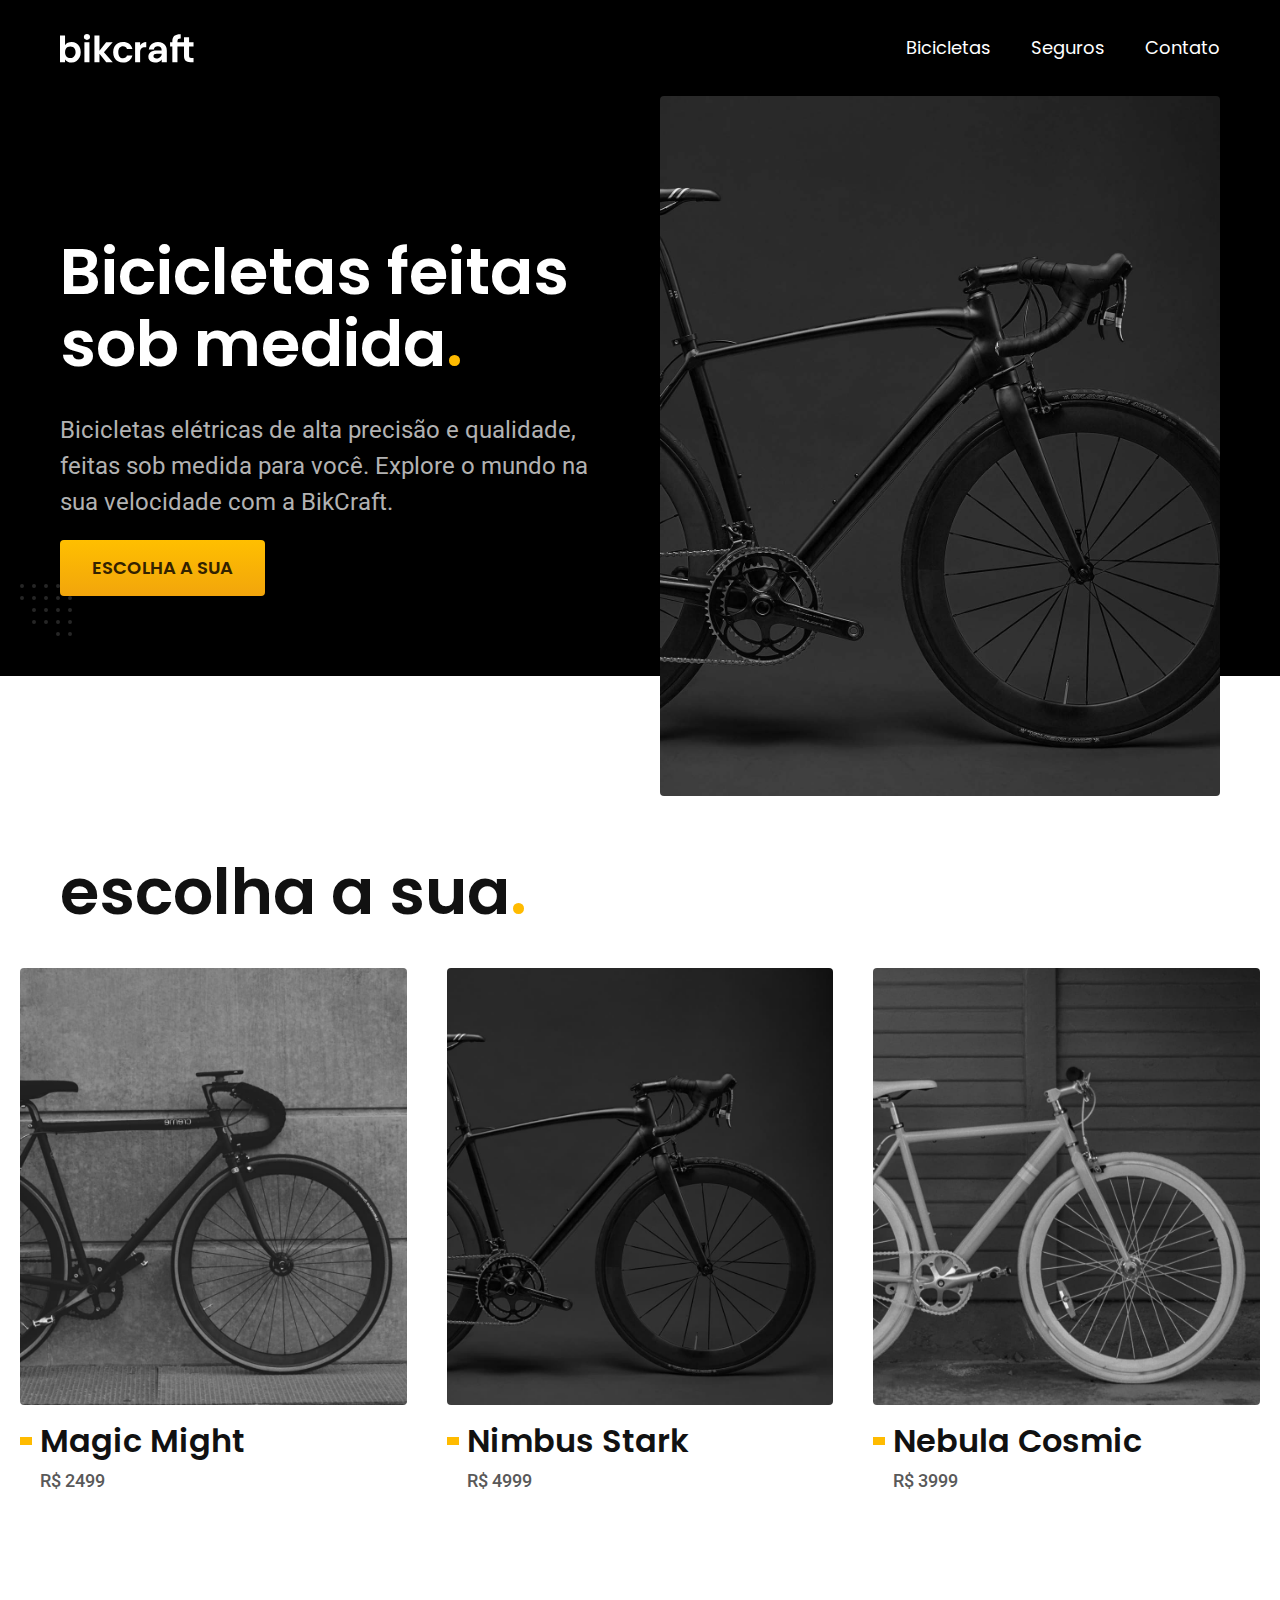
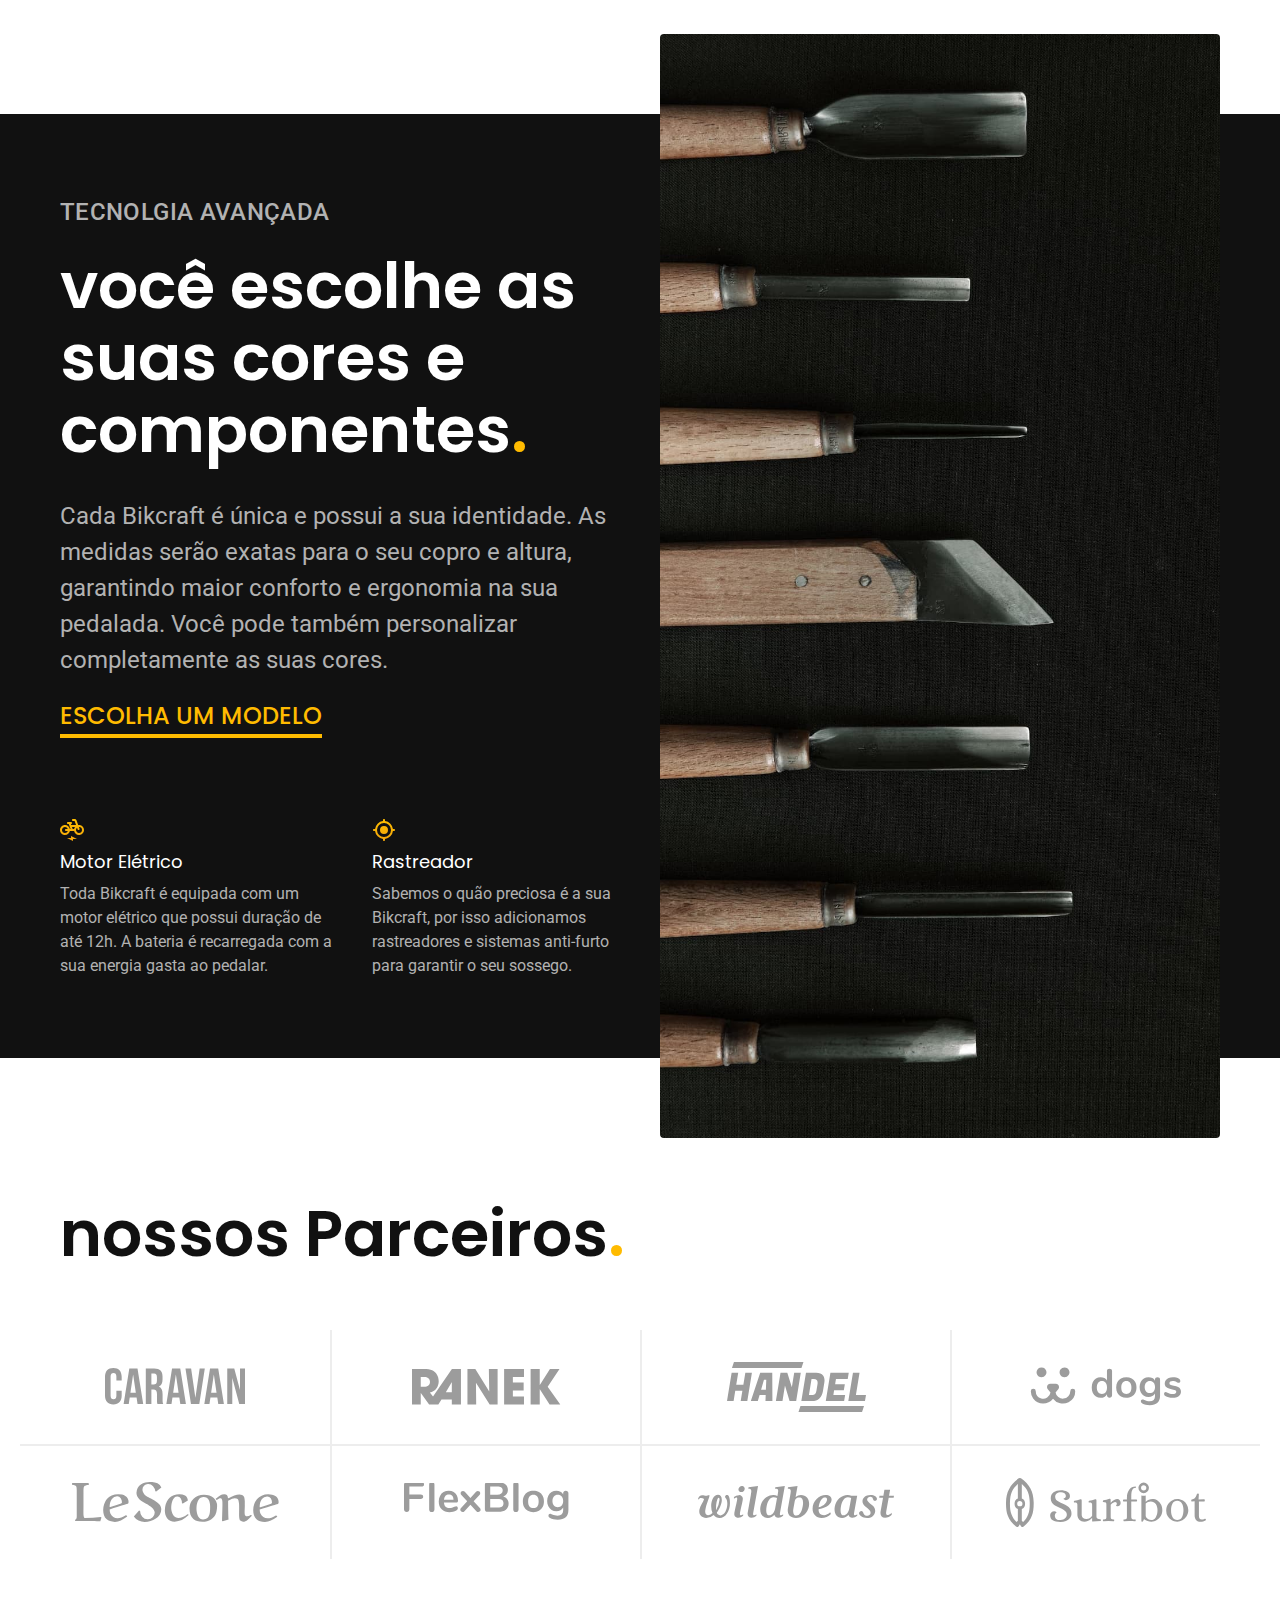
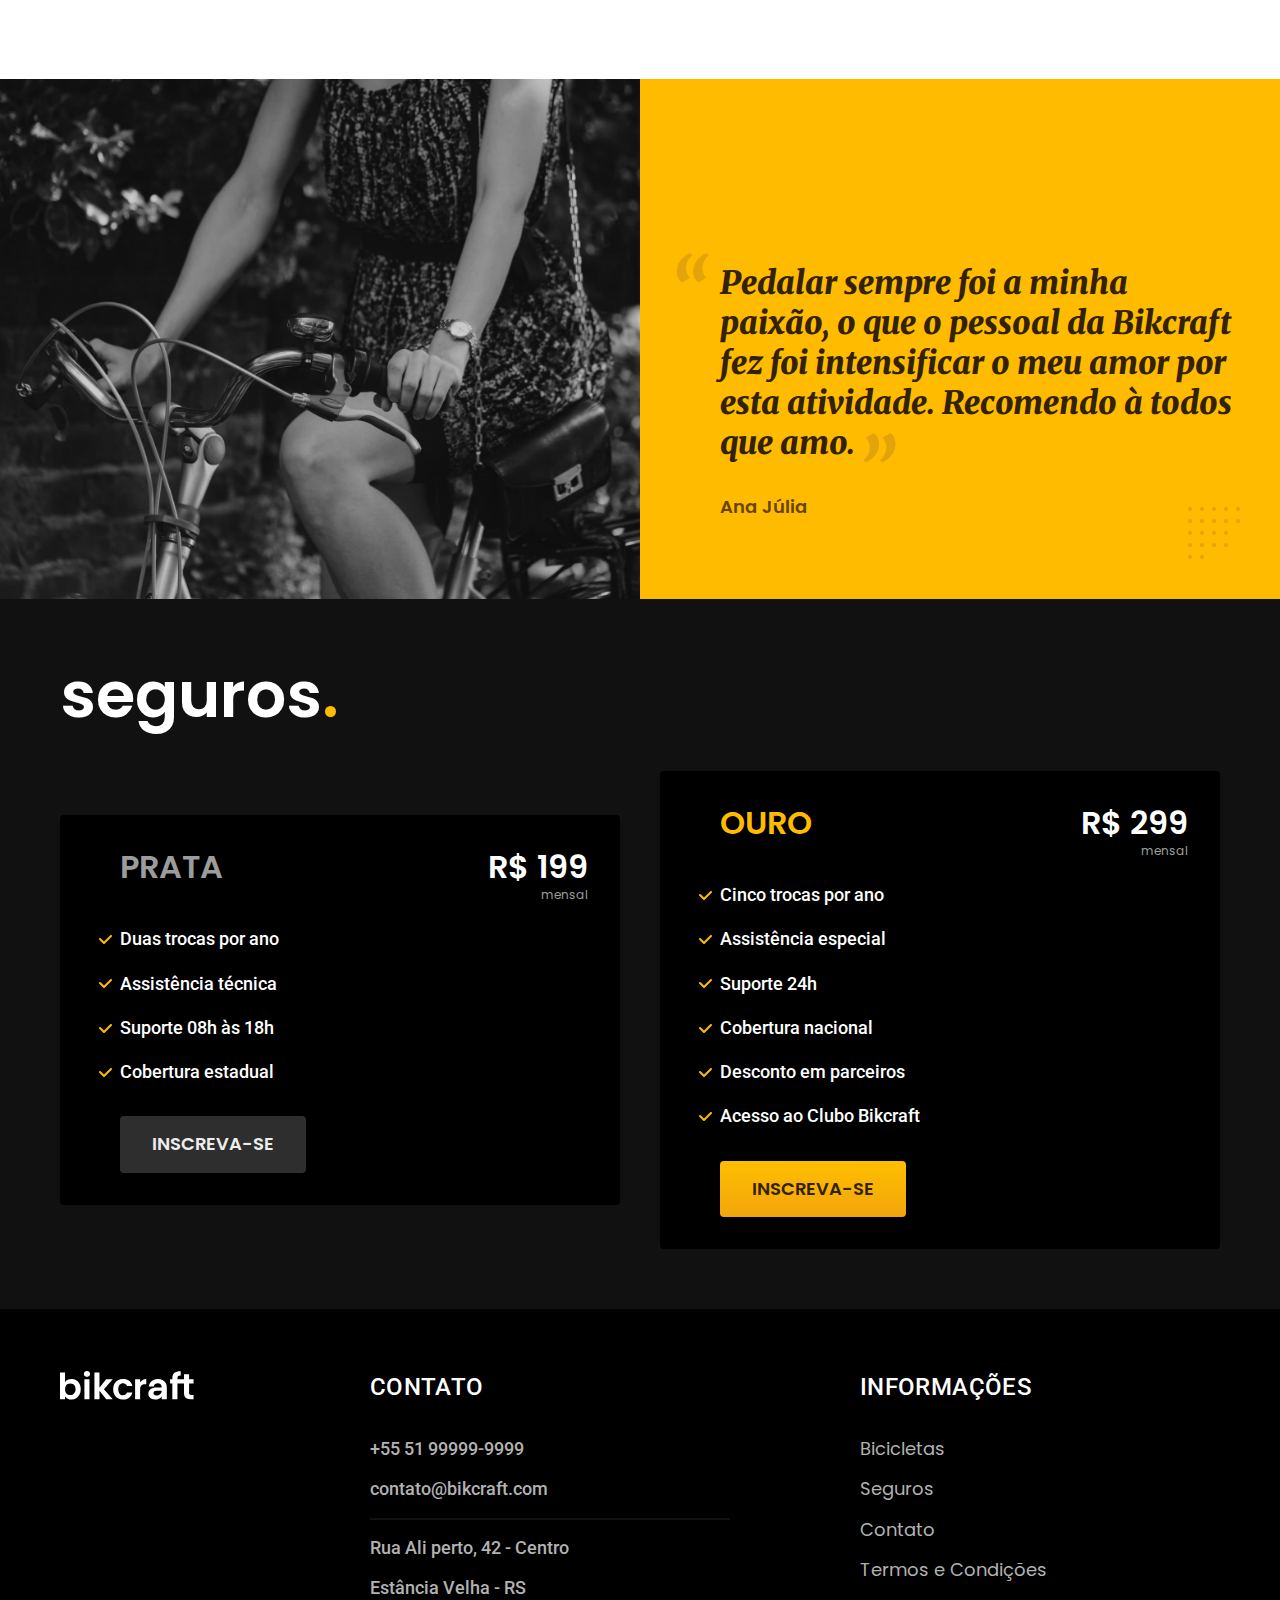
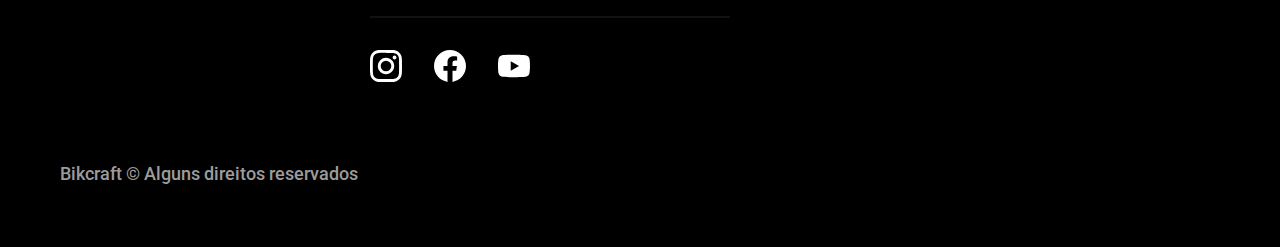
<file: index.html>
<!DOCTYPE html>
<html lang="pt-br">
<head>
  <meta charset="UTF-8">
  <meta http-equiv="X-UA-Compatible" content="IE=edge">
  <meta name="viewport" content="width=device-width, initial-scale=1.0">
  <meta name="description" content="Bicicletas elétricas de alta precisão e qualidade, feitas sob medida para o cliente. Explore o mundo na sua velocidade com a BikCraft.">
  <title>BikCraft - Bicicletas Elétricas</title>

  <link rel="icon" href="./favicon.svg" type="image/svg+xml">
  <link rel="preload" href="./assets/style/style.min.css" as="style">
  <link rel="stylesheet" href="./assets/style/style.min.css">

  <link rel="preconnect" href="https://fonts.googleapis.com">
  <link rel="preconnect" href="https://fonts.gstatic.com" crossorigin>
  <link href="https://fonts.googleapis.com/css2?family=Merriweather:ital,wght@1,900&family=Poppins:wght@400;600&family=Roboto:wght@400;500&display=swap" rel="stylesheet">

  <script>document.documentElement.classList.add('js')</script>
</head>
<body>
  <header class="header-bg">
    <div class="header container"> 
      <a href="./index.html"><img src="./assets/img/bikcraft.svg" width="136" height="32" alt="BikCraft"></a>
      <nav aria-label="primaria">
        <ul class="header-menu font-1-m cor-0">
          <li><a href="./bicicletas.html">Bicicletas</a></li>
          <li><a href="./seguros.html">Seguros</a></li>
          <li><a href="./contato.html">Contato</a></li>
        </ul>
      </nav>
    </div>
  </header>

  <main class="introducao-bg">
    <div class="introducao container">
      <div class="introducao-conteudo">
        <h1 class="font-1-xxl cor-0 fadeInDown" data-anime="200">Bicicletas feitas sob medida<span class="cor-p1">.</span></h1>
        <p class="font-2-l cor-5 fadeInDown" data-anime="400">Bicicletas elétricas de alta precisão e qualidade, feitas sob medida para você. Explore o mundo na sua velocidade com a BikCraft.</p>
        <a class="botao fadeInDown" href="./bicicletas.html" data-anime="600">Escolha a sua</a>
      </div>
      <picture class="fadeInDown" data-anime="800">
        <source media="(max-width:800px)"srcset="./assets/img/bicicletas/nimbus.jpg">
        <img src="./assets/img/fotos/introducao.jpg" width="1280" height="1600" alt="Bicicleta Elétrica preta.">
      </picture>
    </div>
  </main>

  <article class="bicicletas-lista">
    <h2 class="container font-1-xxl">escolha a sua<span class="cor-p1">.</span></h2>
    <ul>
      <li>
        <a href="./bicicletas/magic.html">
          <img src="./assets/img/bicicletas/magic-home.jpg" width="920" height="1040" alt="Bicicleta preta">
          <h3 class="font-1-xl">Magic Might</h3>
          <span class="font-2-m cor-8">R$ 2499</span>
        </a>
      </li>
      <li>
        <a href="./bicicletas/nimbus.html">
          <img src="./assets/img/bicicletas/nimbus-home.jpg" width="920" height="1040" alt="Bicicleta preta">
          <h3 class="font-1-xl">Nimbus Stark</h3>
          <span class="font-2-m cor-8">R$ 4999</span>
        </a>
      </li>
      <li>
        <a href="./bicicletas/nebula.html">
          <img src="./assets/img/bicicletas/nebula-home.jpg" width="920" height="1040" alt="Bicicleta preta">
          <h3 class="font-1-xl">Nebula Cosmic</h3>
          <span class="font-2-m cor-8">R$ 3999</span>
        </a>
      </li>
    </ul>
  </article>

  <article class="tecnologia-bg">
    <div class="tecnologia container">
      <div class="tecnologia-conteudo">
        <span class="font-2-l-b cor-5">Tecnolgia Avançada</span>
        <h2 class="font-1-xxl cor-0">você escolhe as suas cores e componentes<span class="cor-p1">.</span></h2>
        <p class="font-2-l cor-5">Cada Bikcraft é única e possui a sua identidade. As medidas serão exatas para o seu copro e altura, garantindo maior conforto e ergonomia na sua pedalada. Você pode também personalizar completamente as suas cores.</p>
        <a class="link"  href="./bicicletas.html">Escolha um modelo</a>
        <div class="tecnologia-vantagens">
          <div>
            <img src="./assets/img/icones/eletrica.svg" width="24" height="24" alt="">
            <h3 class="font-1-m cor-0">Motor Elétrico</h3>
            <p class="font-2-s cor-5">Toda Bikcraft é equipada com um motor elétrico que possui duração de até 12h. A bateria é recarregada com a sua energia gasta ao pedalar.</p>
          </div>
          <div>
            <img src="./assets/img/icones/rastreador.svg" width="24" height="24" alt="">
            <h3 class="font-1-m cor-0">Rastreador</h3>
            <p class="font-2-s cor-5">Sabemos o quão preciosa é a sua Bikcraft, por isso adicionamos rastreadores e sistemas anti-furto para garantir o seu sossego.</p>
          </div>
        </div>
      </div>
      <div class="tecnologia-imagem">
        <img src="./assets/img/fotos/tecnologia.jpg" width="1200" height="1920" alt="">
      </div>
    </div>
  </article>

  <section class="parceiros" aria-label="Nossos Parceiros">
    <h2 class="container font-1-xxl">nossos Parceiros<span class="cor-p1">.</span></h2>
    <ul>
      <li><img src="./assets/img/parceiros/caravan.svg" width="140" height="38" alt="caravan"></li>
      <li><img src="./assets/img/parceiros/ranek.svg" width="149" height="36" alt="ranek"></li>
      <li><img src="./assets/img/parceiros/handel.svg" width="139" height="50" alt="handel"></li>
      <li><img src="./assets/img/parceiros/dogs.svg" width="152" height="39" alt="dogs"></li>
      <li><img src="./assets/img/parceiros/lescone.svg" width="208" height="41" alt="lesccone"></li>
      <li><img src="./assets/img/parceiros/flexblog.svg" width="165" height="38" alt="flexblog"></li>
      <li><img src="./assets/img/parceiros/wildbeast.svg" width="196" height="34" alt="wildbeast"></li>
      <li><img src="./assets/img/parceiros/surfbot.svg" width="200" height="49" alt="surfbot"></li>
    </ul>
  </section>

  <section class="depoimento" aria-label="Depoimento">
    <div>
      <img src="./assets/img/fotos/depoimento.jpg" width="1560" height="1360" alt="Pessoa pedalando uma bicicleta Bikcraft">
    </div>
    <div class="depoimento-conteudo">
      <blockquote class="font-1-xl cor-p5">
        <p>Pedalar sempre foi a minha paixão, o que o pessoal da Bikcraft fez foi intensificar o meu amor por esta atividade. Recomendo à todos que amo.</p>
      </blockquote>
      <span class="font-1-m-b cor-p4">Ana Júlia</span>
    </div>
  </section>

  <article class="seguros-bg">
    <div class="seguros container">
      <h2 class="font-1-xxl cor-0">seguros<span class="cor-p1">.</span></h2>
      <div class="seguros-item">
        <h3 class="font-1-xl cor-6">PRATA</h3>
        <span class="font-1-xl cor-0">R$ 199 <span class="font-1-xs cor-6">mensal</span></span>
        <ul class="font-2-m cor-0">
          <li>Duas trocas por ano</li>
          <li>Assistência técnica</li>
          <li>Suporte 08h às 18h</li>
          <li>Cobertura estadual</li>
        </ul>
        <a href="./orcamento.html?tipo=seguro&produto=prata" class="botao secundario">Inscreva-se</a>
      </div>
      <div class="seguros-item">
        <h3 class="font-1-xl cor-p1">OURO</h3>
        <span class="font-1-xl cor-0">R$ 299 <span class="font-1-xs cor-6">mensal</span></span>
        <ul class="font-2-m cor-0">
          <li>Cinco trocas por ano</li>
          <li>Assistência especial</li>
          <li>Suporte 24h</li>
          <li>Cobertura nacional</li>
          <li>Desconto em parceiros</li>
          <li>Acesso ao Clubo Bikcraft</li>
        </ul>
        <a href="./orcamento.html?tipo=seguro&produto=ouro" class="botao">Inscreva-se</a>
      </div>
    </div>
  </article>

  <footer class="footer-bg">
    <div class="footer container">
      <img src="./assets/img/bikcraft.svg" width="136" height="32" alt="Bikcraft">
      <div class="footer-contato">
        <h3 class="font-2-l-b cor-0">Contato</h3>
        <ul class="font-2-m cor-5">
          <li><a href="tel:+5551999999999">+55 51 99999-9999</a></li>
          <li><a href="mailto:contato@bikcraft.com">contato@bikcraft.com</a></li>
          <li>Rua Ali perto, 42 - Centro</li>
          <li>Estância Velha - RS</li>
        </ul>
        <div class="footer-redes">
          <a href="./"><img src="./assets/img/redes/instagram.svg" width="32" height="32" alt="Instagram"></a>
          <a href="./"><img src="./assets/img/redes/facebook.svg" width="32" height="32" alt="Facebook"></a>
          <a href="./"><img src="./assets/img/redes/youtube.svg" width="32" height="32" alt="YouTube"></a>
        </div>
      </div>
      <div class="footer-informacoes">
        <h3 class="font-2-l-b cor-0">Informações</h3>
        <nav>
          <ul class="font-1-m cor-5">
            <li><a href="./bicicletas.html">Bicicletas</a></li>
            <li><a href="./seguros.html">Seguros</a></li>
            <li><a href="./contato.html">Contato</a></li>
            <li><a href="./termos.html">Termos e Condições</a></li>
          </ul>
        </nav>
      </div>
      <p class="footer-copy font-2-m cor-6">Bikcraft © Alguns direitos reservados</p>
    </div>
  </footer>
  
  <script src="./assets/js/plugins/simple-anime.js"></script>
  <script src="./assets/js/script.js"></script>
</body>
</html>
</file>
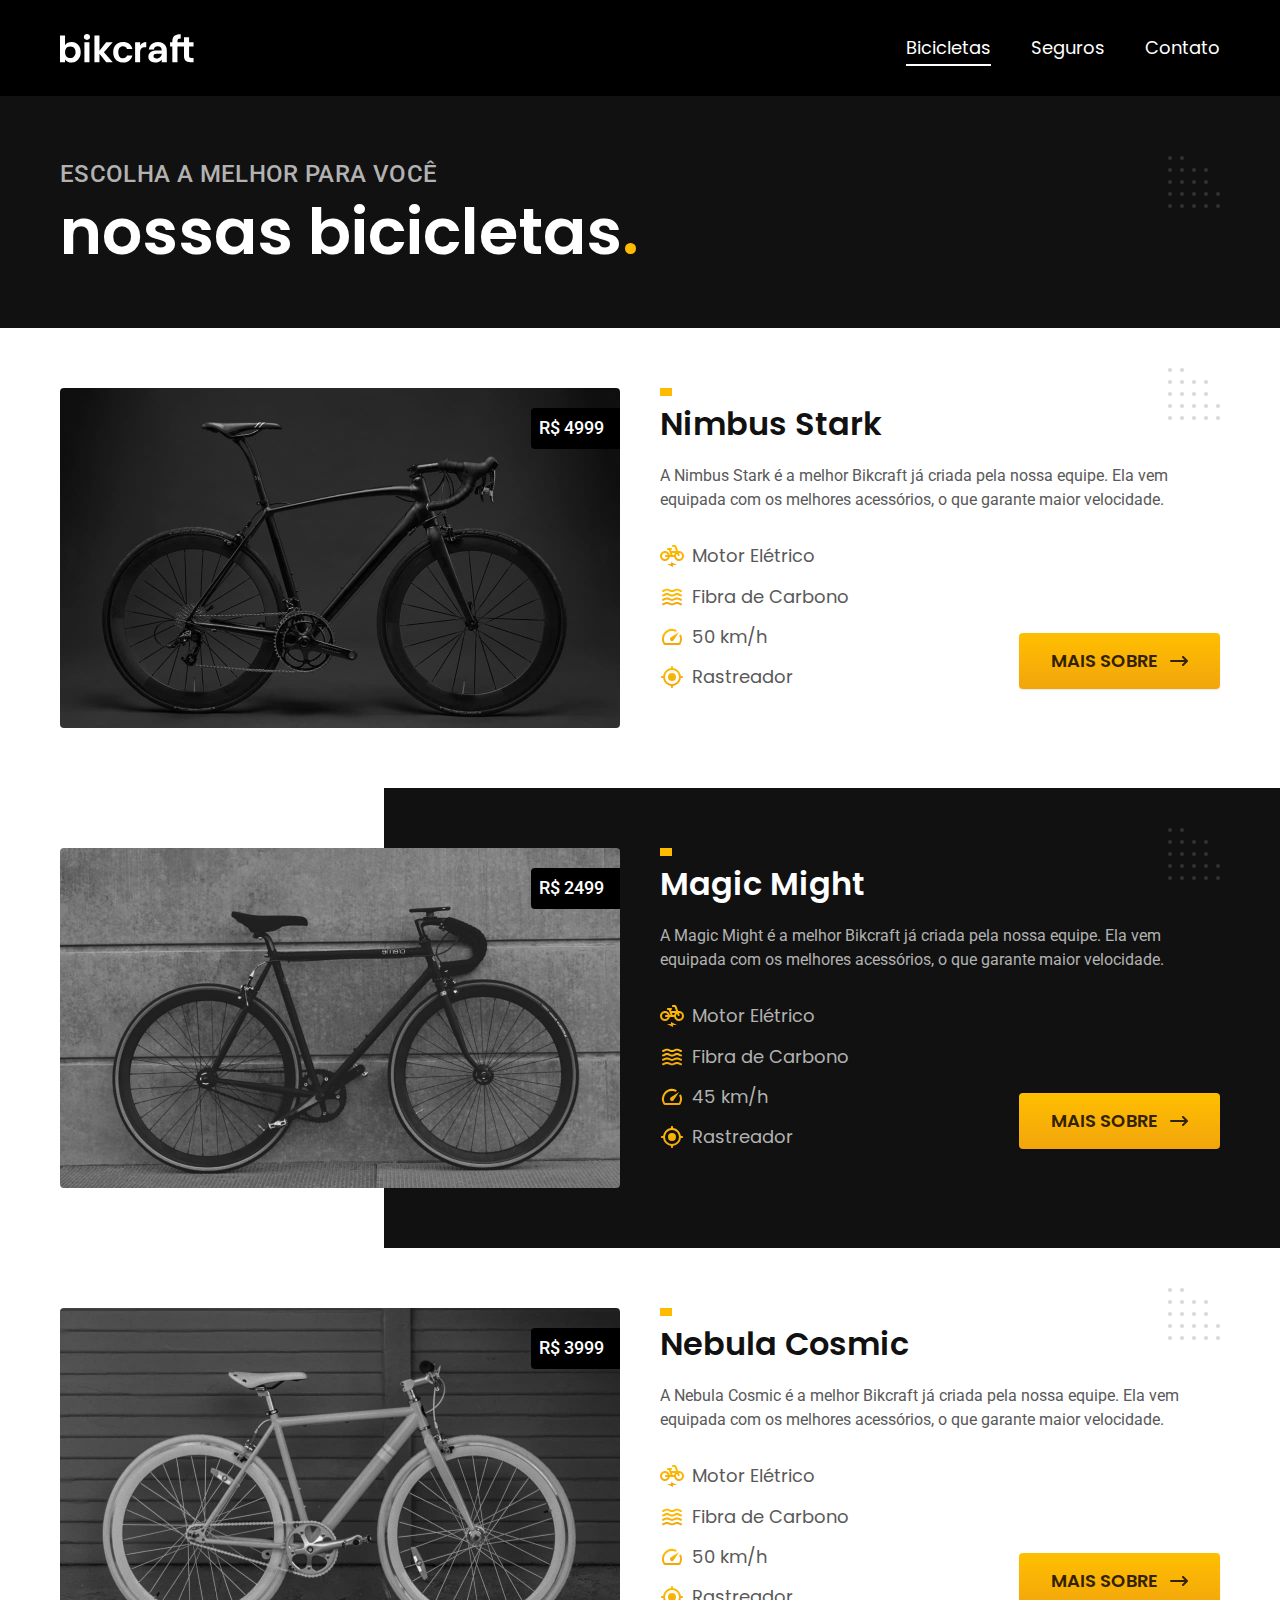
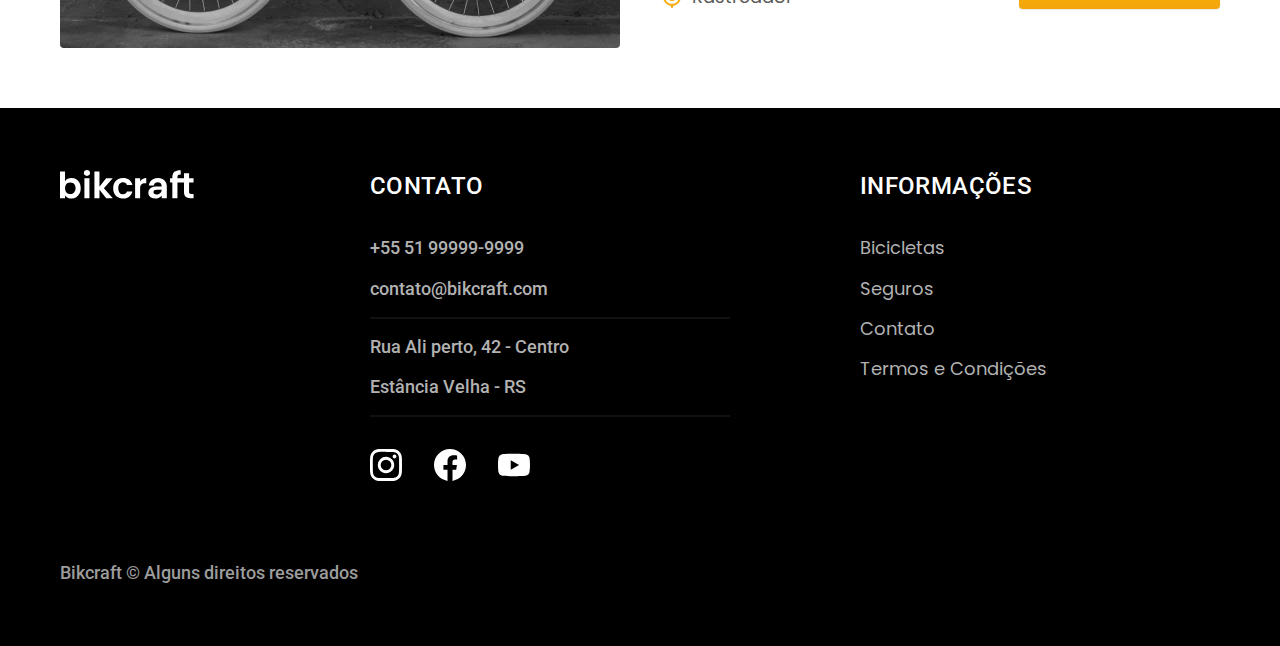
<file: bicicletas.html>
<!DOCTYPE html>
<html lang="pt-br">
<head>
  <meta charset="UTF-8">
  <meta http-equiv="X-UA-Compatible" content="IE=edge">
  <meta name="viewport" content="width=device-width, initial-scale=1.0">
  <meta name="description" content="Bicicletas">
  <title>Bicicletas | BikCraft</title>
  <link rel="icon" href="./favicon.svg" type="image/svg+xml">
  <link rel="preload" href="./assets/style/style.min.css" as="style">
  <link rel="stylesheet" href="./assets/style/style.min.css">

  <link rel="preconnect" href="https://fonts.googleapis.com">
  <link rel="preconnect" href="https://fonts.gstatic.com" crossorigin>
  <link href="https://fonts.googleapis.com/css2?family=Merriweather:ital,wght@1,900&family=Poppins:wght@400;600&family=Roboto:wght@400;500&display=swap" rel="stylesheet">
  <script>document.documentElement.classList.add('js')</script>
</head>
<body id="bicicletas">
  <header class="header-bg">
    <div class="header container">      
      <a href="./index.html"><img src="./assets/img/bikcraft.svg" width="136" height="32" alt="BikCraft"></a>
      <nav aria-label="primaria">
        <ul class="header-menu font-1-m cor-0">
          <li><a href="./bicicletas.html">Bicicletas</a></li>
          <li><a href="./seguros.html">Seguros</a></li>
          <li><a href="./contato.html">Contato</a></li>
        </ul>
      </nav>
    </div>
  </header>

  <main>
    <div class="titulo-bg">
      <div class="titulo container">
        <p class="font-2-l-b cor-5">Escolha a melhor para você</p>
        <h1 class="font-1-xxl cor-0">nossas bicicletas<span class="cor-p1">.</span></h1>
      </div>
    </div>

    
    <div class="bicicletas container">
      <div class="bicicletas-imagem">
        <img src="./assets/img/bicicletas/nimbus.jpg" width="1120" height="680" alt="Bicicleta preta">
        <span class="font-2-m cor-0">R$ 4999</span>
      </div>
      <div class="bicicletas-conteudo">
        <h2 class="font-1-xl">Nimbus Stark</h2>
        <p class="font-2-s cor-8">A Nimbus Stark é a melhor Bikcraft já criada pela nossa equipe. Ela vem equipada com os melhores acessórios, o que garante maior velocidade.</p>
        <ul class="font-1-m cor-8">
          <li>
            <img src="./assets/img/icones/eletrica.svg" width="24" height="24" alt="">
            Motor Elétrico
          </li>
          <li>
            <img src="./assets/img/icones/carbono.svg" width="24" height="24" alt="">
            Fibra de Carbono
          </li>
          <li>
            <img src="./assets/img/icones/velocidade.svg" width="24" height="24" alt="">
            50 km/h
          </li>
          <li>
            <img src="./assets/img/icones/rastreador.svg" width="24" height="24" alt="">
            Rastreador
          </li>
        </ul>
        <a class="botao seta" href="./bicicletas/nimbus.html">Mais Sobre</a>

      </div>
    </div>
    

    <div class="bicicletas-bg">
      <div class="bicicletas container">
        <div class="bicicletas-imagem">
          <img src="./assets/img/bicicletas/magic.jpg" width="1120" height="680" alt="Bicicleta preta">
          <span class="font-2-m cor-0">R$ 2499</span>
        </div>
        <div class="bicicletas-conteudo">
          <h2 class="font-1-xl cor-0">Magic Might</h2>
          <p class="font-2-s cor-5">A Magic Might é a melhor Bikcraft já criada pela nossa equipe. Ela vem equipada com os melhores acessórios, o que garante maior velocidade.</p>
          <ul class="font-1-m cor-5">
            <li>
              <img src="./assets/img/icones/eletrica.svg" width="24" height="24" alt="">
              Motor Elétrico
            </li>
            <li>
              <img src="./assets/img/icones/carbono.svg" width="24" height="24" alt="">
              Fibra de Carbono
            </li>
            <li>
              <img src="./assets/img/icones/velocidade.svg" width="24" height="24" alt="">
              45 km/h
            </li>
            <li>
              <img src="./assets/img/icones/rastreador.svg" width="24" height="24" alt="">
              Rastreador
            </li>
          </ul>
        <a class="botao seta" href="./bicicletas/magic.html">Mais Sobre</a>

        </div>
      </div>
    </div>

   
    <div class="bicicletas container">
      <div class="bicicletas-imagem">
        <img src="./assets/img/bicicletas/nebula.jpg" width="1120" height="680" alt="Bicicleta preta">
        <span class="font-2-m cor-0">R$ 3999</span>
      </div>
      <div class="bicicletas-conteudo">
        <h2 class="font-1-xl">Nebula Cosmic</h2>
        <p class="font-2-s cor-8">A Nebula Cosmic é a melhor Bikcraft já criada pela nossa equipe. Ela vem equipada com os melhores acessórios, o que garante maior velocidade.</p>
        <ul class="font-1-m cor-8">
          <li>
            <img src="./assets/img/icones/eletrica.svg" width="24" height="24" alt="">
            Motor Elétrico
          </li>
          <li>
            <img src="./assets/img/icones/carbono.svg" width="24" height="24" alt="">
            Fibra de Carbono
          </li>
          <li>
            <img src="./assets/img/icones/velocidade.svg" width="24" height="24" alt="">
            50 km/h
          </li>
          <li>
            <img src="./assets/img/icones/rastreador.svg" width="24" height="24" alt="">
            Rastreador
          </li>
        </ul>
        <a class="botao seta" href="./bicicletas/nebula.html">Mais Sobre</a>

      </div>
    </div>

  </main>

  <footer class="footer-bg">
    <div class="footer container">
      <img src="./assets/img/bikcraft.svg" width="136" height="32" alt="Bikcraft">
      <div class="footer-contato">
        <h3 class="font-2-l-b cor-0">Contato</h3>
        <ul class="font-2-m cor-5">
          <li><a href="tel:+5551999999999">+55 51 99999-9999</a></li>
          <li><a href="mailto:contato@bikcraft.com">contato@bikcraft.com</a></li>
          <li>Rua Ali perto, 42 - Centro</li>
          <li>Estância Velha - RS</li>
        </ul>
        <div class="footer-redes">
          <a href="./"><img src="./assets/img/redes/instagram.svg" width="32" height="32" alt="Instagram"></a>
          <a href="./"><img src="./assets/img/redes/facebook.svg" width="32" height="32" alt="Facebook"></a>
          <a href="./"><img src="./assets/img/redes/youtube.svg" width="32" height="32" alt="YouTube"></a>
        </div>
      </div>
      <div class="footer-informacoes">
        <h3 class="font-2-l-b cor-0">Informações</h3>
        <nav>
          <ul class="font-1-m cor-5">
            <li><a href="./bicicletas.html">Bicicletas</a></li>
            <li><a href="./seguros.html">Seguros</a></li>
            <li><a href="./contato.html">Contato</a></li>
            <li><a href="./termos.html">Termos e Condições</a></li>
          </ul>
        </nav>
      </div>
      <p class="footer-copy font-2-m cor-6">Bikcraft © Alguns direitos reservados</p>
    </div>

  </footer>
  <script src="./assets/js/script.js"></script>
</body>
</html>
</file>
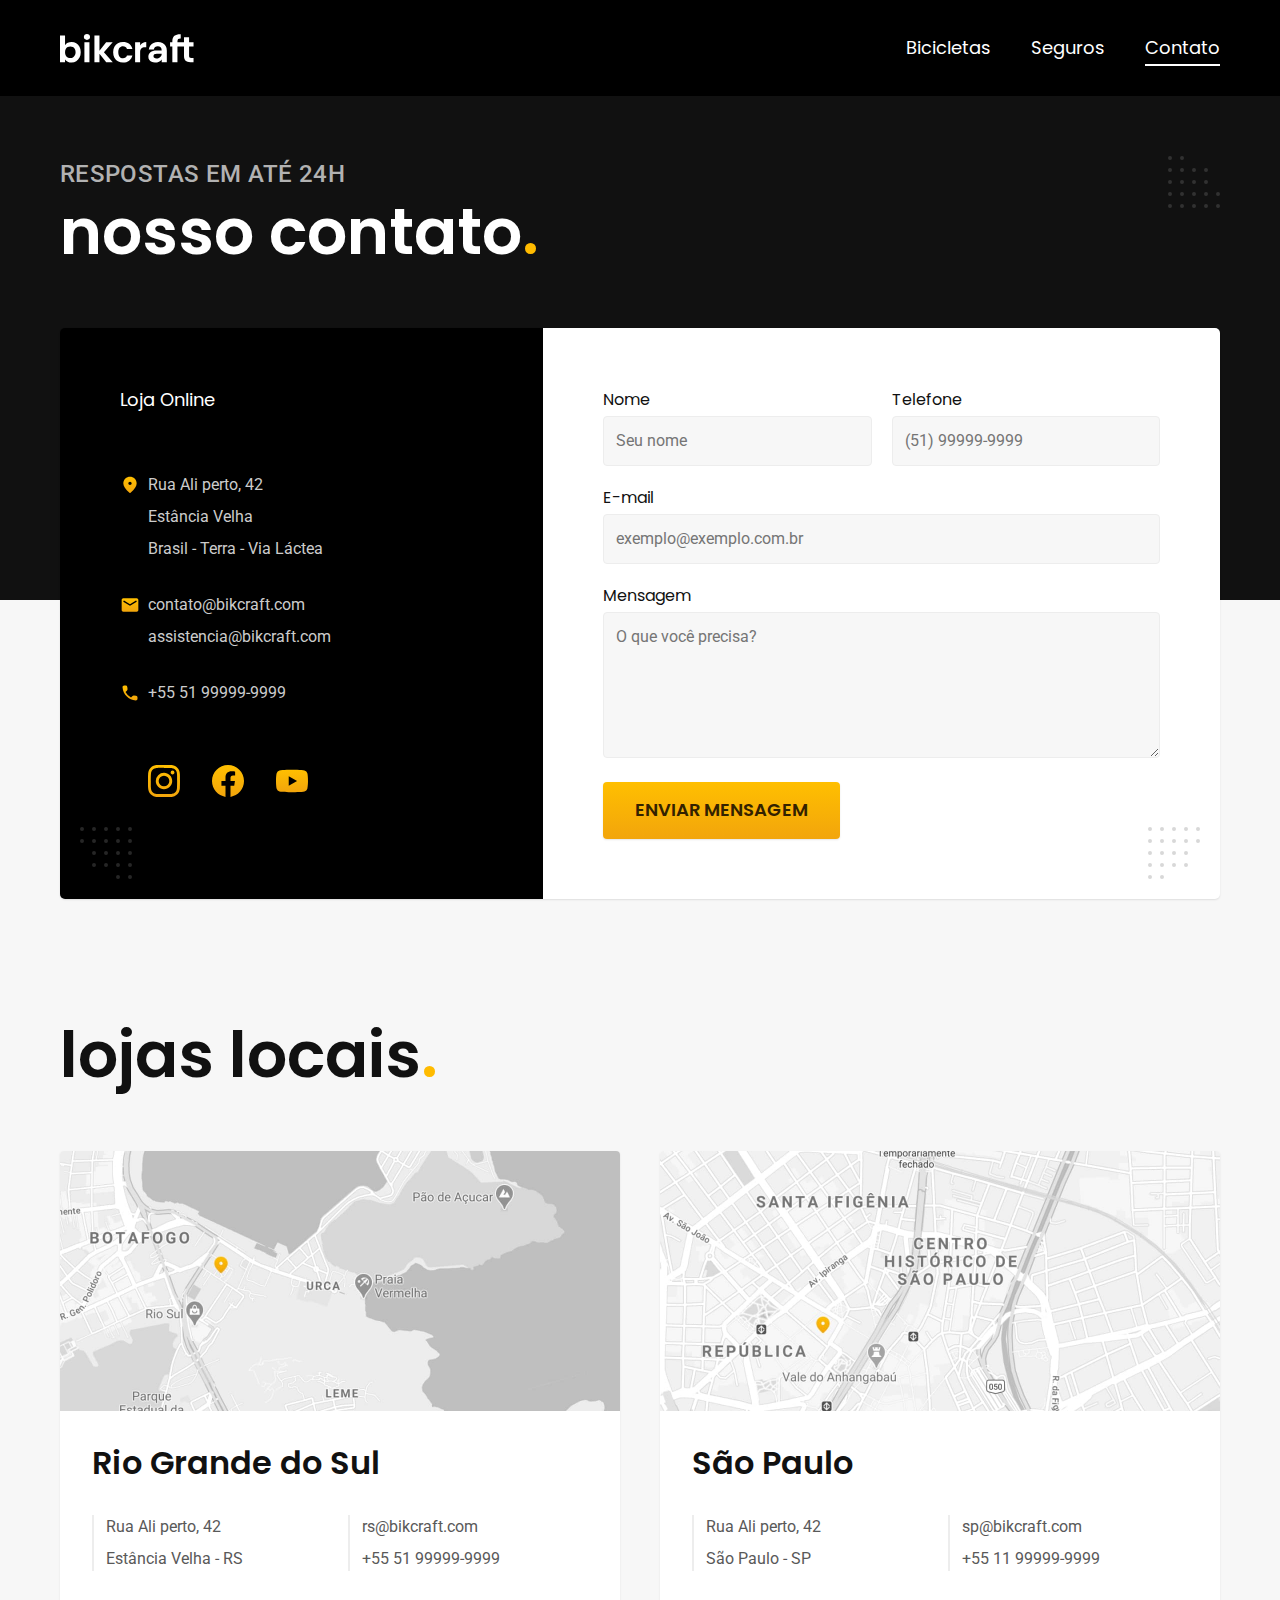
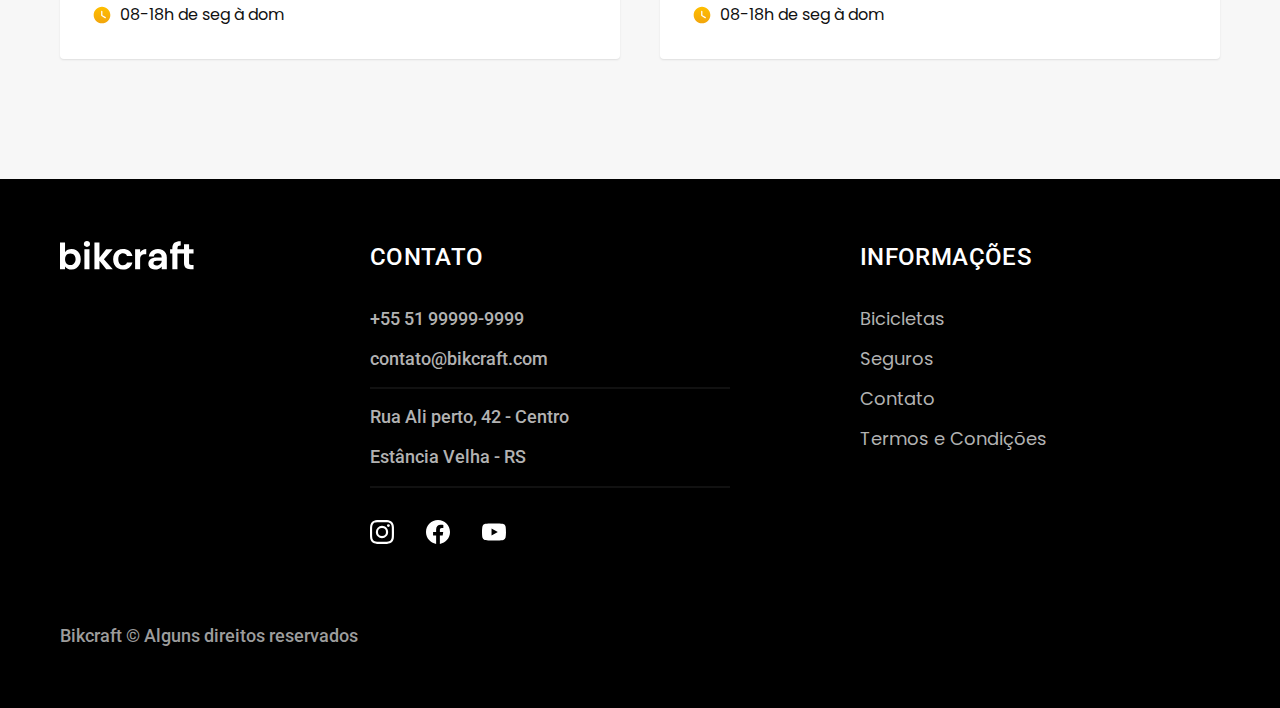
<file: contato.html>
<!DOCTYPE html>
<html lang="pt-br">
<head>
  <meta charset="UTF-8">
  <meta http-equiv="X-UA-Compatible" content="IE=edge">
  <meta name="viewport" content="width=device-width, initial-scale=1.0">
  <meta name="description" content="Contato">
  <title>Contato | BikCraft</title>
  <link rel="icon" href="./favicon.svg" type="image/svg+xml">
  <link rel="preload" href="./assets/style/style.min.css" as="style">
  <link rel="stylesheet" href="./assets/style/style.min.css">

  <link rel="preconnect" href="https://fonts.googleapis.com">
  <link rel="preconnect" href="https://fonts.gstatic.com" crossorigin>
  <link href="https://fonts.googleapis.com/css2?family=Merriweather:ital,wght@1,900&family=Poppins:wght@400;600&family=Roboto:wght@400;500&display=swap" rel="stylesheet">
  <script>document.documentElement.classList.add('js')</script>
</head>
<body id="contato">
  <header class="header-bg">
    <div class="header container">      
      <a href="./index.html"><img src="./assets/img/bikcraft.svg" width="136" height="32" alt="BikCraft"></a>
      <nav aria-label="primaria">
        <ul class="header-menu font-1-m cor-0">
          <li><a href="./bicicletas.html">Bicicletas</a></li>
          <li><a href="./seguros.html">Seguros</a></li>
          <li><a href="./contato.html">Contato</a></li>
        </ul>
      </nav>
    </div>
  </header>

  <main>
    <div class="titulo-bg">
      <div class="titulo container">
        <p class="font-2-l-b cor-5">Respostas em até 24h</p>
        <h1 class="font-1-xxl cor-0">nosso contato<span class="cor-p1">.</span></h1>
      </div>
    </div>

    <div class="contato container">
      <section class="contato-dados" aria-label="Endereço">
        <h2 class="font-1-m cor-0">Loja Online</h2>
        <div class="contato-endereco font-2-s cor-4">
          <p>Rua Ali perto, 42</p>
          <p>Estância Velha</p>
          <p>Brasil - Terra - Via Láctea</p>
        </div>
        <address class="contato-meios font-2-s cor-4">
          <a href="mailto:contato@bikcraft.com.br">contato@bikcraft.com</a>
          <a href="mailto:assistencia@bikcraft.com.br">assistencia@bikcraft.com</a>
          <a href="tel:+5551999999999">+55 51 99999-9999</a>
        </address>
        <div class="contato-redes">
          <a href="./"><img src="./assets/img/redes/instagram-p.svg" width="32" height="32" alt="Instagram"></a>
          <a href="./"><img src="./assets/img/redes/facebook-p.svg" width="32" height="32" alt="Facebook"></a>
          <a href="./"><img src="./assets/img/redes/youtube-p.svg" width="32" height="32" alt="YouTube"></a>
        </div>
      </section>
      <sectio class="contato-formulario" aria-label="Formulário">
        <form class="form" action="./contato.html">
          <div>
            <label for="nome">Nome</label>
            <input type="text" id="nome" name="nome" placeholder="Seu nome">
          </div>
          <div>
            <label for="telefone">Telefone</label>
            <input type="text" id="telefone" name="telefone" placeholder="(51) 99999-9999">
          </div>
          <div class="col-2">
            <label for="email">E-mail</label>
            <input type="email" id="email" name="email" placeholder="exemplo@exemplo.com.br">
          </div>
          <div class="col-2">
            <label for="mensagem">Mensagem</label>
            <textarea rows="5" id="mensagem" name="mensagem" placeholder="O que você precisa?"></textarea>
          </div>
          <button class="botao col-2">Enviar Mensagem</button>
        </form>
      </sectio>
    </div>   
  </main>

  <article class="lojas container">
    <h2 class="font-1-xxl">lojas locais<span class="cor-p1">.</span></h2>
    <div class="lojas-item">
      <img src="./assets/img/lojas/rj.jpg" width="1120" height="520" alt="mapa marcando o endereço em Rua Ali perto, 42">
      <div class="lojas-conteudo">
        <h3 class="font-1-xl">Rio Grande do Sul</h3>
        <div class="lojas-dados font-2-s cor-8">
          <p>Rua Ali perto, 42</p>
          <p>Estância Velha - RS</p>
        </div>
        <div class="lojas-dados font-2-s cor-8">
          <a href="mailto:rs@bikcraft.com.br">rs@bikcraft.com</a>
          <a href="tel:+5551999999999">+55 51 99999-9999</a>
        </div>
        <p class="lojas-tempo font-1-s"><img src="./assets/img/icones/horario.svg" width="20" height="20" alt=""> 08-18h de seg à dom</p>
      </div>
    </div>

    <div class="lojas-item">
      <img src="./assets/img/lojas/sp.jpg" width="1120" height="520" alt="mapa marcando o endereço em Rua Ali perto, 42">
      <div class="lojas-conteudo">
        <h3 class="font-1-xl">São Paulo</h3>
        <div class="lojas-dados font-2-s cor-8">
          <p>Rua Ali perto, 42</p>
          <p>São Paulo - SP</p>
        </div>
        <div class="lojas-dados font-2-s cor-8">
          <a href="mailto:sp@bikcraft.com.br">sp@bikcraft.com</a>
          <a href="tel:+5511999999999">+55 11 99999-9999</a>
        </div>
        <p class="lojas-tempo font-1-s"><img src="./assets/img/icones/horario.svg" width="20" height="20" alt=""> 08-18h de seg à dom</p>
      </div>
    </div>
  </article>

  <footer class="footer-bg">
    <div class="footer container">
      <img src="./assets/img/bikcraft.svg" width="136" height="32" alt="Bikcraft">
      <div class="footer-contato">
        <h3 class="font-2-l-b cor-0">Contato</h3>
        <ul class="font-2-m cor-5">
          <li><a href="tel:+5551999999999">+55 51 99999-9999</a></li>
          <li><a href="mailto:contato@bikcraft.com">contato@bikcraft.com</a></li>
          <li>Rua Ali perto, 42 - Centro</li>
          <li>Estância Velha - RS</li>
        </ul>
        <div class="footer-redes">
          <a href="./"><img src="./assets/img/redes/instagram.svg" width="24" height="24" alt="Instagram"></a>
          <a href="./"><img src="./assets/img/redes/facebook.svg" width="24" height="24" alt="Facebook"></a>
          <a href="./"><img src="./assets/img/redes/youtube.svg" width="24" height="24" alt="YouTube"></a>
        </div>
      </div>
      <div class="footer-informacoes">
        <h3 class="font-2-l-b cor-0">Informações</h3>
        <nav>
          <ul class="font-1-m cor-5">
            <li><a href="./bicicletas.html">Bicicletas</a></li>
            <li><a href="./seguros.html">Seguros</a></li>
            <li><a href="./contato.html">Contato</a></li>
            <li><a href="./termos.html">Termos e Condições</a></li>
          </ul>
        </nav>
      </div>
      <p class="footer-copy font-2-m cor-6">Bikcraft © Alguns direitos reservados</p>
    </div>

  </footer>
  <script src="./assets/js/script.js"></script>
</body>
</html>
</file>
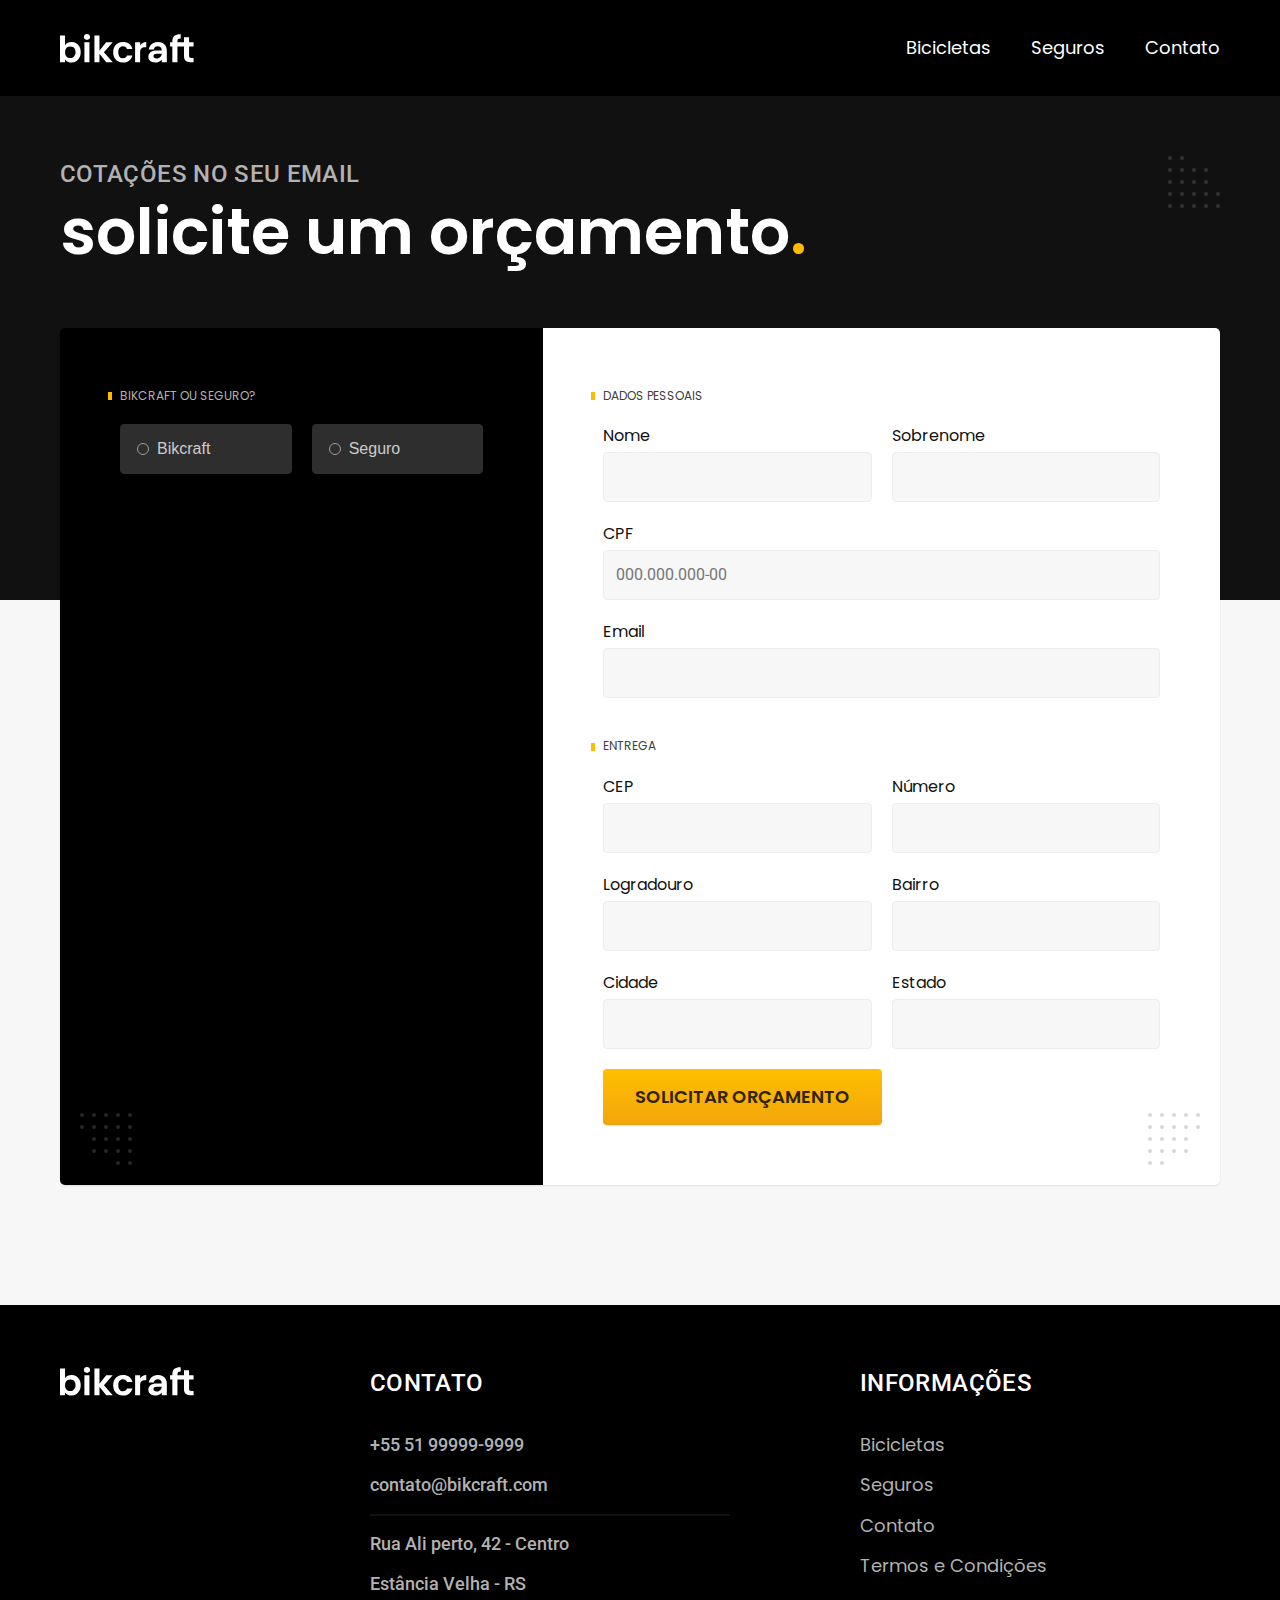
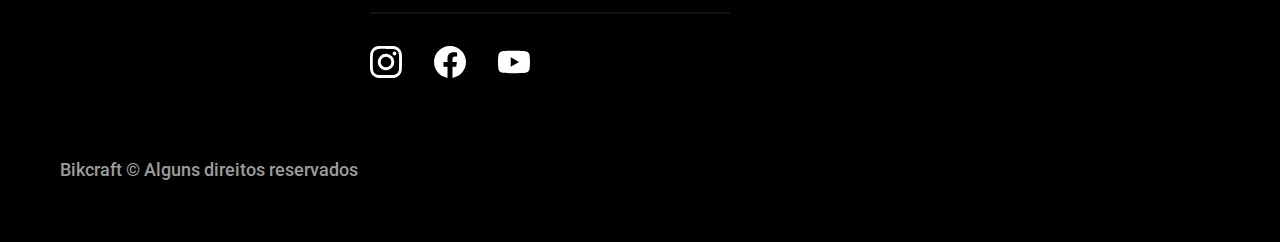
<file: orcamento.html>
<!DOCTYPE html>
<html lang="pt-br">
<head>
  <meta charset="UTF-8">
  <meta http-equiv="X-UA-Compatible" content="IE=edge">
  <meta name="viewport" content="width=device-width, initial-scale=1.0">
  <meta name="description" content="Orçamento">
  <title>Orçamento| BikCraft</title>
  <link rel="icon" href="./favicon.svg" type="image/svg+xml">
  <link rel="preload" href="./assets/style/style.min.css" as="style">
  <link rel="stylesheet" href="./assets/style/style.min.css">

  <link rel="preconnect" href="https://fonts.googleapis.com">
  <link rel="preconnect" href="https://fonts.gstatic.com" crossorigin>
  <link href="https://fonts.googleapis.com/css2?family=Merriweather:ital,wght@1,900&family=Poppins:wght@400;600&family=Roboto:wght@400;500&display=swap" rel="stylesheet">
  <script>document.documentElement.classList.add('js')</script>
</head>
<body id="orcamento">
  <header class="header-bg">
    <div class="header container">      
      <a href="./index.html"><img src="./assets/img/bikcraft.svg" width="136" height="32" alt="BikCraft"></a>
      <nav aria-label="primaria">
        <ul class="header-menu font-1-m cor-0">
          <li><a href="./bicicletas.html">Bicicletas</a></li>
          <li><a href="./seguros.html">Seguros</a></li>
          <li><a href="./contato.html">Contato</a></li>
        </ul>
      </nav>
    </div>
  </header>

  <main>
    <div class="titulo-bg">
      <div class="titulo container">
        <p class="font-2-l-b cor-5">Cotações no seu email</p>
        <h1 class="font-1-xxl cor-0">solicite um orçamento<span class="cor-p1">.</span></h1>
      </div>
    </div>

    <form class="orcamento container" action="./orcamento.html">
      <div class="orcamento-produto">
        <h2 class="font-1-xs cor-5">Bikcraft ou Seguro?</h2>

        <input type="radio" name="tipo" value="bikcraft" id="bikcraft">
        <label for="bikcraft">Bikcraft</label>

        <input type="radio" name="tipo" value="seguro" id="seguro">
        <label for="seguro">Seguro</label>

        <div class="orcamento-conteudo" id="orcamento-bikcraft">
          <h2 class="font-1-xs cor-5">Escolha a sua</h2>

          <input type="radio" name="produto" value="nimbus" id="nimbus">
          <label for="nimbus">Nimbus Stark <span>R$ 4999</span></label>
          <div class="orcamento-detalhes">
            <ul class="font-1-xs cor-8">
              <li><img src="./assets/img/icones/eletrica.svg" width="16" height="16" alt=""> Motor Elétrico</li>
              <li><img src="./assets/img/icones/carbono.svg" width="16" height="16" alt=""> Fibra de Carbono</li>
              <li><img src="./assets/img/icones/velocidade.svg" width="16" height="16" alt=""> 50 km/h</li>
              <li><img src="./assets/img/icones/rastreador.svg" width="16" height="16" alt=""> Rastreador</li>
            </ul>
            <img src="./assets/img/bicicletas/nimbus.jpg" width="1120" height="680" alt="Bicicleta preta">
          </div>

          <input type="radio" name="produto" value="magic" id="magic">
          <label for="magic">Magic Might <span>R$ 2499</span></label>
          <div class="orcamento-detalhes">
            <ul class="font-1-xs cor-8">
              <li><img src="./assets/img/icones/eletrica.svg" width="16" height="16" alt=""> Motor Elétrico</li>
              <li><img src="./assets/img/icones/carbono.svg" width="16" height="16" alt=""> Fibra de Carbono</li>
              <li><img src="./assets/img/icones/velocidade.svg" width="16" height="16" alt=""> 45 km/h</li>
              <li><img src="./assets/img/icones/rastreador.svg" width="16" height="16" alt=""> Rastreador</li>
            </ul>
            <img src="./assets/img/bicicletas/magic.jpg" width="1120" height="680" alt="Bicicleta preta">
          </div>

          <input type="radio" name="produto" value="nebula" id="nebula">
          <label for="nebula">Nebula Cosmic <span>R$ 3999</span></label>
          <div class="orcamento-detalhes">
            <ul class="font-1-xs cor-8">
              <li><img src="./assets/img/icones/eletrica.svg" width="16" height="16" alt=""> Motor Elétrico</li>
              <li><img src="./assets/img/icones/carbono.svg" width="16" height="16" alt=""> Fibra de Carbono</li>
              <li><img src="./assets/img/icones/velocidade.svg" width="16" height="16" alt=""> 40 km/h</li>
              <li><img src="./assets/img/icones/rastreador.svg" width="16" height="16" alt=""> Rastreador</li>
            </ul>
            <img src="./assets/img/bicicletas/nebula.jpg" width="1120" height="680" alt="Bicicleta branca">
          </div>

        </div>

        <div class="orcamento-conteudo" id="orcamento-seguro">
          <h2 class="font-1-xs cor-5">Escolha o plano</h2>

          <input type="radio" name="produto" value="prata" id="prata">
          <label for="prata">Prata <span>R$ 199</span></label>

          <input type="radio" name="produto" value="ouro" id="ouro">
          <label for="ouro">Ouro <span>R$ 299</span></label>
        </div>
      </div>
      <div class="orcamento-dados form">
        <h2 class="font-1-xs cor-9 col-2">dados pessoais</h2>
        <div>
          <label for="nome">Nome</label>
          <input type="text" id="nome" name="nome">
        </div>
        <div>
          <label for="sobrenome">Sobrenome</label>
          <input type="text" id="sobrenome" name="sobrenome">
        </div>
        <div class="col-2">
          <label for="cpf">CPF</label>
          <input type="text" id="cpf" name="cpf" placeholder="000.000.000-00">
        </div>
        <div class="col-2">
          <label for="email">Email</label>
          <input type="email" id="email" name="email">
        </div>
        <h2 class="font-1-xs cor-9 col-2">Entrega</h2>
        <div>
          <label for="cep">CEP</label>
          <input type="text" id="cep" name="cep">
        </div>
        <div>
          <label for="numero">Número</label>
          <input type="text" id="numero" name="numero">
        </div>
        <div>
          <label for="logradouro">Logradouro</label>
          <input type="text" id="logradouro" name="logradouro">
        </div>
        <div>
          <label for="bairro">Bairro</label>
          <input type="text" id="bairro" name="bairro">
        </div>
        <div>
          <label for="cidade">Cidade</label>
          <input type="text" id="cidade" name="cidade">
        </div>
        <div>
          <label for="estado">Estado</label>
          <input type="text" id="estado" name="estado">
        </div>
        <button class="botao col-2">Solicitar Orçamento</button>
      </div>
    </form>
  </main>

  <footer class="footer-bg">
    <div class="footer container">
      <img src="./assets/img/bikcraft.svg" width="136" height="32" alt="Bikcraft">
      <div class="footer-contato">
        <h3 class="font-2-l-b cor-0">Contato</h3>
        <ul class="font-2-m cor-5">
          <li><a href="tel:+5551999999999">+55 51 99999-9999</a></li>
          <li><a href="mailto:contato@bikcraft.com">contato@bikcraft.com</a></li>
          <li>Rua Ali perto, 42 - Centro</li>
          <li>Estância Velha - RS</li>
        </ul>
        <div class="footer-redes">
          <a href="./"><img src="./assets/img/redes/instagram.svg" width="32" height="32" alt="Instagram"></a>
          <a href="./"><img src="./assets/img/redes/facebook.svg" width="32" height="32" alt="Facebook"></a>
          <a href="./"><img src="./assets/img/redes/youtube.svg" width="32" height="32" alt="YouTube"></a>
        </div>
      </div>
      <div class="footer-informacoes">
        <h3 class="font-2-l-b cor-0">Informações</h3>
        <nav>
          <ul class="font-1-m cor-5">
            <li><a href="./bicicletas.html">Bicicletas</a></li>
            <li><a href="./seguros.html">Seguros</a></li>
            <li><a href="./contato.html">Contato</a></li>
            <li><a href="./termos.html">Termos e Condições</a></li>
          </ul>
        </nav>
      </div>
      <p class="footer-copy font-2-m cor-6">Bikcraft © Alguns direitos reservados</p>
    </div>

  </footer>
  <script src="./assets/js/script.js"></script>
</body>
</html>
</file>
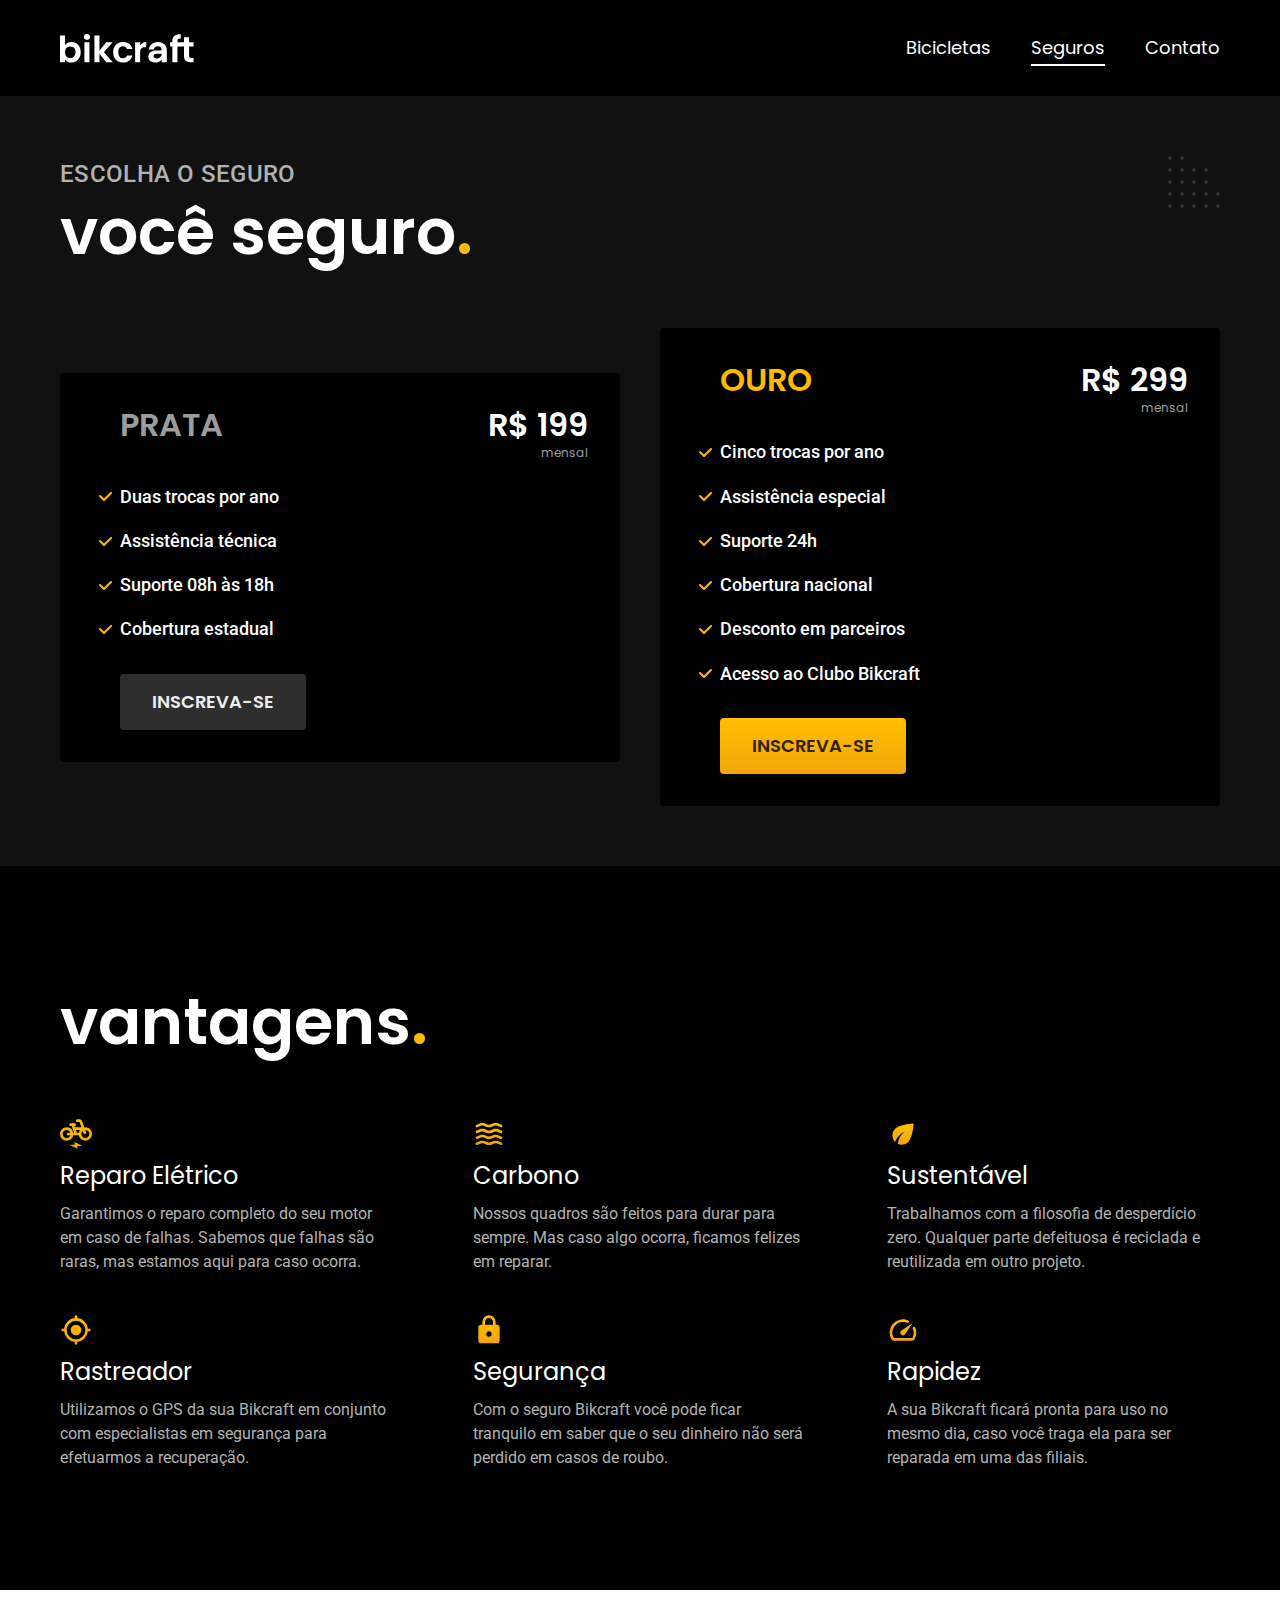
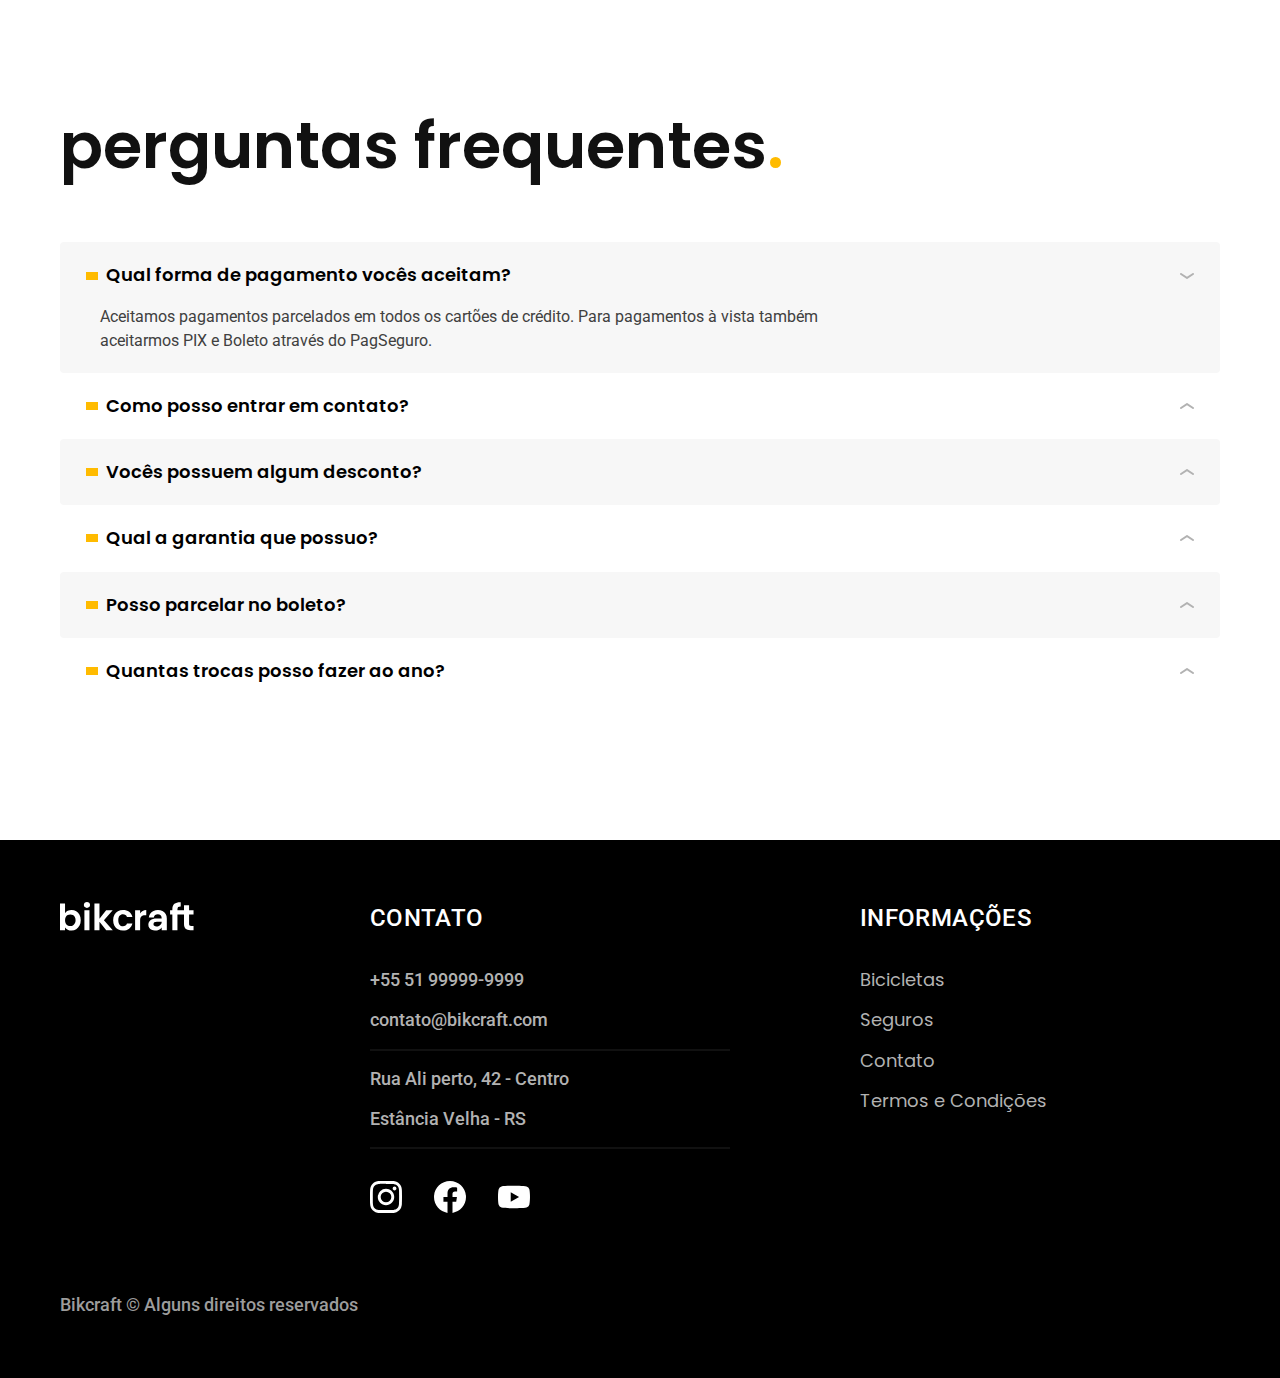
<file: seguros.html>
<!DOCTYPE html>
<html lang="pt-br">
<head>
  <meta charset="UTF-8">
  <meta http-equiv="X-UA-Compatible" content="IE=edge">
  <meta name="viewport" content="width=device-width, initial-scale=1.0">
  <meta name="description" content="Seguros">
  <title>Seguros | BikCraft</title>
  <link rel="icon" href="./favicon.svg" type="image/svg+xml">
  <link rel="preload" href="./assets/style/style.min.css" as="style">
  <link rel="stylesheet" href="./assets/style/style.min.css">

  <link rel="preconnect" href="https://fonts.googleapis.com">
  <link rel="preconnect" href="https://fonts.gstatic.com" crossorigin>
  <link href="https://fonts.googleapis.com/css2?family=Merriweather:ital,wght@1,900&family=Poppins:wght@400;600&family=Roboto:wght@400;500&display=swap" rel="stylesheet">
  <script>document.documentElement.classList.add('js')</script>
</head>
<body id="seguros">
  <header class="header-bg">
    <div class="header container">      
      <a href="./index.html"><img src="./assets/img/bikcraft.svg" width="136" height="32"  alt="BikCraft"></a>
      <nav aria-label="primaria">
        <ul class="header-menu font-1-m cor-0">
          <li><a href="./bicicletas.html">Bicicletas</a></li>
          <li><a href="./seguros.html">Seguros</a></li>
          <li><a href="./contato.html">Contato</a></li>
        </ul>
      </nav>
    </div>
  </header>

  <main class="seguros-bg">
    <div class="titulo-bg">
      <div class="titulo container">
        <p class="font-2-l-b cor-5">Escolha o seguro</p>
        <h1 class="font-1-xxl cor-0">você seguro<span class="cor-p1">.</span></h1>
      </div>
    </div>


    <div class="seguros container">
      <div class="seguros-item fadeInLeft" data-anime="200">
        <h3 class="font-1-xl cor-6">PRATA</h3>
        <span class="font-1-xl cor-0">R$ 199 <span class="font-1-xs cor-6">mensal</span></span>
        <ul class="font-2-m cor-0">
          <li>Duas trocas por ano</li>
          <li>Assistência técnica</li>
          <li>Suporte 08h às 18h</li>
          <li>Cobertura estadual</li>
        </ul>
        <a href="./orcamento.html?tipo=seguro&produto=prata" class="botao secundario">Inscreva-se</a>
      </div>
      <div class="seguros-item fadeInRight" data-anime="200">
        <h3 class="font-1-xl cor-p1">OURO</h3>
        <span class="font-1-xl cor-0">R$ 299 <span class="font-1-xs cor-6">mensal</span></span>
        <ul class="font-2-m cor-0">
          <li>Cinco trocas por ano</li>
          <li>Assistência especial</li>
          <li>Suporte 24h</li>
          <li>Cobertura nacional</li>
          <li>Desconto em parceiros</li>
          <li>Acesso ao Clubo Bikcraft</li>
        </ul>
        <a href="./orcamento.html?tipo=seguro&produto=ouro" class="botao">Inscreva-se</a>
      </div>
    </div>
  </main>
  <article class="vantagens-bg">
    <div class="vantagens container">
      <h2 class="font-1-xxl cor-0">vantagens<span class="cor-p1">.</span></h2>
      <ul>
        <li>
          <img src="./assets/img/icones/eletrica.svg" width="32" height="32"  alt="">
          <h3 class="font-1-l cor-0">Reparo Elétrico</h3>
          <p class="font-2-s cor-5">Garantimos o reparo completo do seu motor em caso de falhas. Sabemos que falhas são raras, mas estamos aqui para caso ocorra.</p>
        </li>
        <li>
          <img src="./assets/img/icones/carbono.svg" width="32" height="32" alt="">
          <h3 class="font-1-l cor-0">Carbono</h3>
          <p class="font-2-s cor-5">Nossos quadros são feitos para durar para sempre. Mas caso algo ocorra, ficamos felizes em reparar.</p>
        </li>
        <li>
          <img src="./assets/img/icones/sustentavel.svg" width="32" height="32" alt="">
          <h3 class="font-1-l cor-0">Sustentável</h3>
          <p class="font-2-s cor-5">Trabalhamos com a filosofia de desperdício zero. Qualquer parte defeituosa é reciclada e reutilizada em outro projeto.</p>
        </li>
        <li>
          <img src="./assets/img/icones/rastreador.svg" width="32" height="32" alt="">
          <h3 class="font-1-l cor-0">Rastreador</h3>
          <p class="font-2-s cor-5">Utilizamos o GPS da sua Bikcraft em conjunto com especialistas em segurança para efetuarmos a recuperação.</p>
        </li>
        <li>
          <img src="./assets/img/icones/seguro.svg" width="32" height="32" alt="">
          <h3 class="font-1-l cor-0">Segurança</h3>
          <p class="font-2-s cor-5">Com o seguro Bikcraft você pode ficar tranquilo em saber que o seu dinheiro não será perdido em casos de roubo.</p>
        </li>
        <li>
          <img src="./assets/img/icones/velocidade.svg" width="32" height="32" alt="">
          <h3 class="font-1-l cor-0">Rapidez</h3>
          <p class="font-2-s cor-5">A sua Bikcraft ficará pronta para uso no mesmo dia, caso você traga ela para ser reparada em uma das filiais.</p>
        </li>
      </ul>
    </div>
  </article>

  <article class="perguntas container">
    <h2 class="font-1-xxl">perguntas frequentes<span class="cor-p1">.</span></h2>

    <dl>
      <div>
        <dt><button class="font-1-m-b" aria-controls="pergunta1" aria-expanded="true"> Qual forma de pagamento vocês aceitam?</button></dt>
        <dd id="pergunta1" class="font-2-s cor-9 ativa">Aceitamos pagamentos parcelados em todos os cartões de crédito. Para pagamentos à vista também aceitarmos PIX e Boleto através do PagSeguro.</dd>
      </div>
      <div>
        <dt><button class="font-1-m-b" aria-controls="pergunta2" aria-expanded="false">Como posso entrar em contato?</button></dt>
        <dd id="pergunta2" class="font-2-s cor-9">Aceitamos pagamentos parcelados em todos os cartões de crédito. Para pagamentos à vista também aceitarmos PIX e Boleto através do PagSeguro.</dd>
      </div>
      <div>
        <dt><button class="font-1-m-b" aria-controls="pergunta3" aria-expanded="false">Vocês possuem algum desconto?</button></dt>
        <dd id="pergunta3" class="font-2-s cor-9">Aceitamos pagamentos parcelados em todos os cartões de crédito. Para pagamentos à vista também aceitarmos PIX e Boleto através do PagSeguro.</dd>
      </div>
      <div>
        <dt><button class="font-1-m-b" aria-controls="pergunta4" aria-expanded="false">Qual a garantia que possuo?</button></dt>
        <dd id="pergunta4" class="font-2-s cor-9">Aceitamos pagamentos parcelados em todos os cartões de crédito. Para pagamentos à vista também aceitarmos PIX e Boleto através do PagSeguro.</dd>
      </div>
      <div>
        <dt><button class="font-1-m-b" aria-controls="pergunta5" aria-expanded="false">Posso parcelar no boleto?</button></dt>
        <dd id="pergunta5" class="font-2-s cor-9">Aceitamos pagamentos parcelados em todos os cartões de crédito. Para pagamentos à vista também aceitarmos PIX e Boleto através do PagSeguro.</dd>
      </div>
      <div>
        <dt><button class="font-1-m-b" aria-controls="pergunta6" aria-expanded="false">Quantas trocas posso fazer ao ano?</button></dt>
        <dd id="pergunta6" class="font-2-s cor-9">Aceitamos pagamentos parcelados em todos os cartões de crédito. Para pagamentos à vista também aceitarmos PIX e Boleto através do PagSeguro.</dd>
      </div>
    </dl>
  </article>

  <footer class="footer-bg">
    <div class="footer container">
      <img src="./assets/img/bikcraft.svg" width="136" height="32"  alt="Bikcraft">
      <div class="footer-contato">
        <h3 class="font-2-l-b cor-0">Contato</h3>
        <ul class="font-2-m cor-5">
          <li><a href="tel:+5551999999999">+55 51 99999-9999</a></li>
          <li><a href="mailto:contato@bikcraft.com">contato@bikcraft.com</a></li>
          <li>Rua Ali perto, 42 - Centro</li>
          <li>Estância Velha - RS</li>
        </ul>
        <div class="footer-redes">
          <a href="./"><img src="./assets/img/redes/instagram.svg" width="32" height="32"  alt="Instagram"></a>
          <a href="./"><img src="./assets/img/redes/facebook.svg" width="32" height="32"  alt="Facebook"></a>
          <a href="./"><img src="./assets/img/redes/youtube.svg" width="32" height="32"  alt="YouTube"></a>
        </div>
      </div>
      <div class="footer-informacoes">
        <h3 class="font-2-l-b cor-0">Informações</h3>
        <nav>
          <ul class="font-1-m cor-5">
            <li><a href="./bicicletas.html">Bicicletas</a></li>
            <li><a href="./seguros.html">Seguros</a></li>
            <li><a href="./contato.html">Contato</a></li>
            <li><a href="./termos.html">Termos e Condições</a></li>
          </ul>
        </nav>
      </div>
      <p class="footer-copy font-2-m cor-6">Bikcraft © Alguns direitos reservados</p>
    </div>

  </footer>

  <script src="./assets/js/plugins/simple-anime.js"></script>
  <script src="./assets/js/script.js"></script>
</body>
</html>
</file>
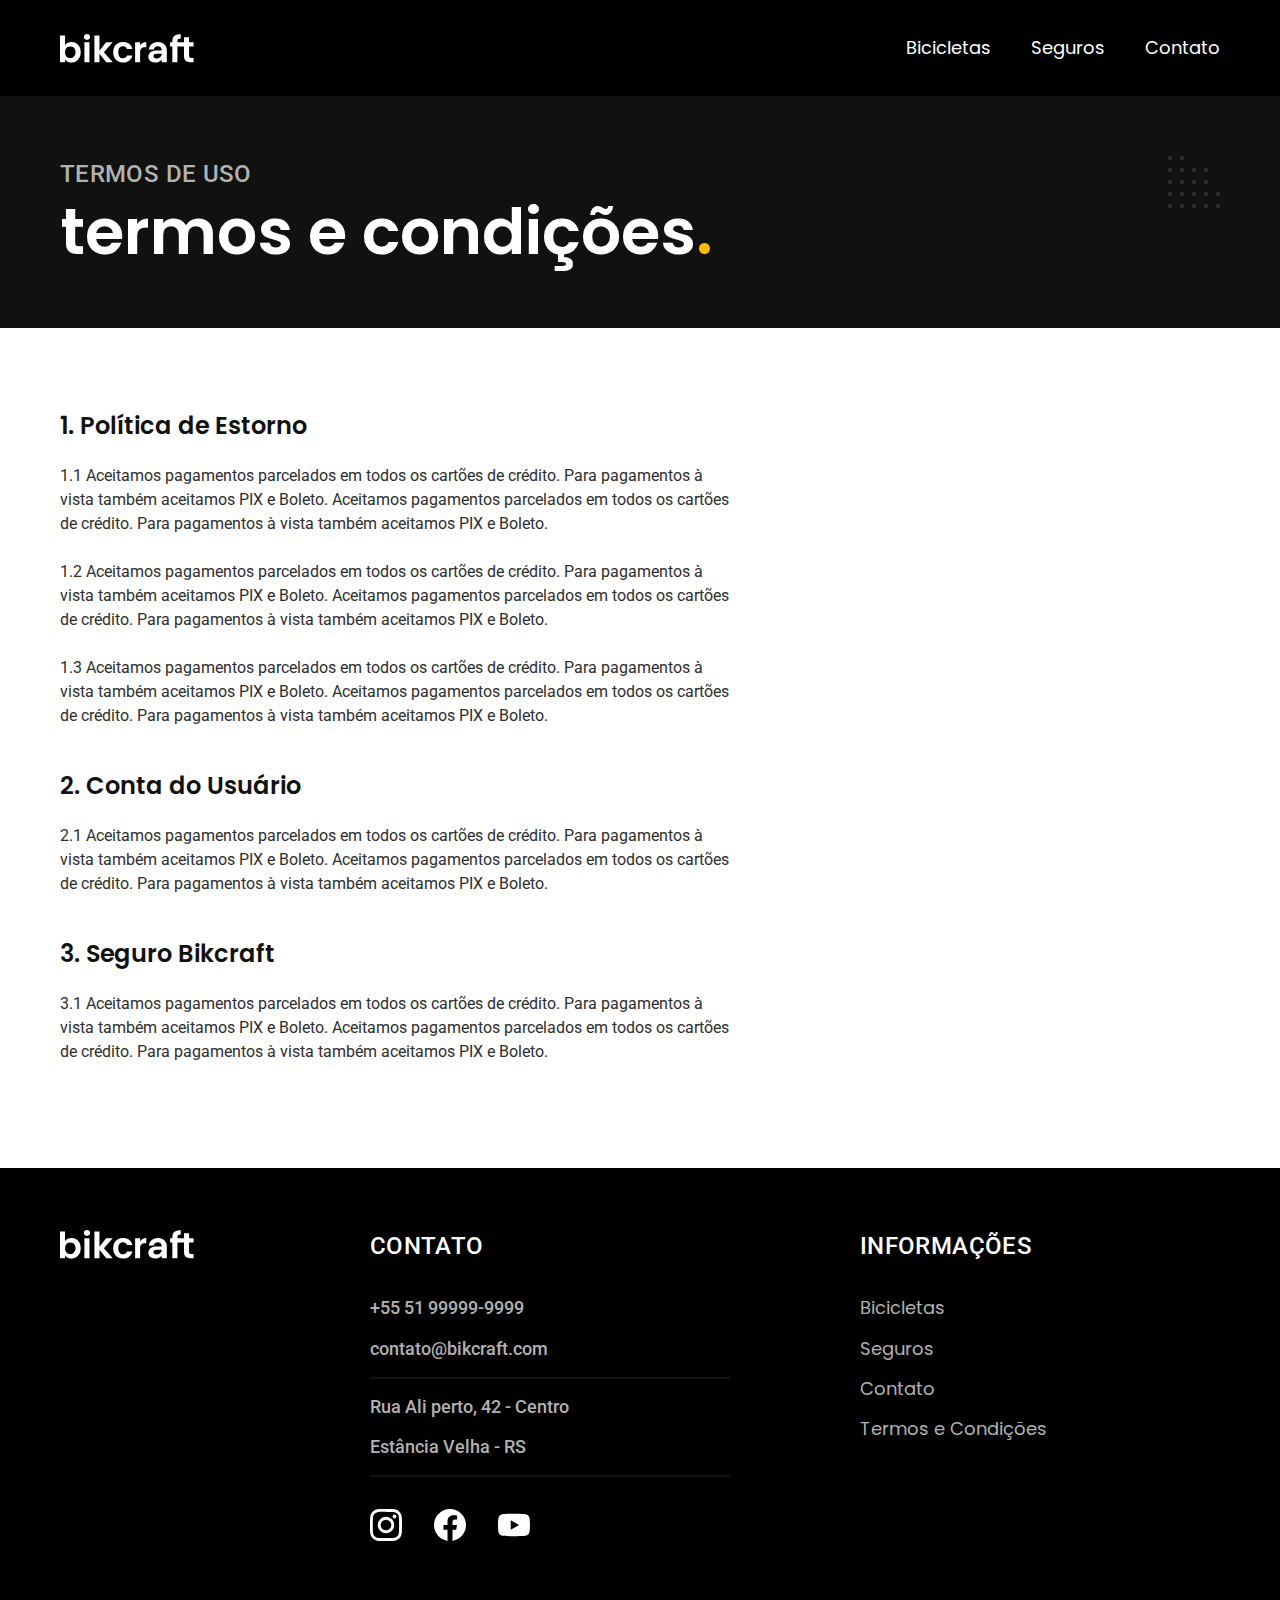
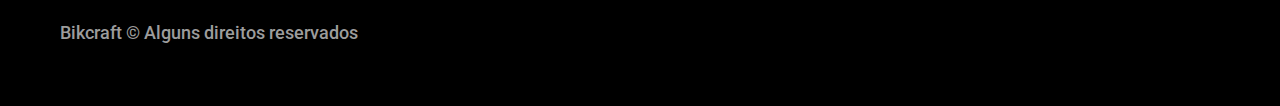
<file: termos.html>
<!DOCTYPE html>
<html lang="pt-br">
<head>
  <meta charset="UTF-8">
  <meta http-equiv="X-UA-Compatible" content="IE=edge">
  <meta name="viewport" content="width=device-width, initial-scale=1.0">
  <meta name="description" content="Termos e Condições">
  <title>Termos e Condições | BikCraft</title>
  <link rel="icon" href="./favicon.svg" type="image/svg+xml">
  <link rel="preload" href="./assets/style/style.min.css" as="style">
  <link rel="stylesheet" href="./assets/style/style.min.css">

  <link rel="preconnect" href="https://fonts.googleapis.com">
  <link rel="preconnect" href="https://fonts.gstatic.com" crossorigin>
  <link href="https://fonts.googleapis.com/css2?family=Merriweather:ital,wght@1,900&family=Poppins:wght@400;600&family=Roboto:wght@400;500&display=swap" rel="stylesheet">
  <script>document.documentElement.classList.add('js')</script>
</head>
<body id="termos">
  <header class="header-bg">
    <div class="header container">      
      <a href="./index.html"><img src="./assets/img/bikcraft.svg" width="136" height="32"  alt="BikCraft"></a>
      <nav aria-label="primaria">
        <ul class="header-menu font-1-m cor-0">
          <li><a href="./bicicletas.html">Bicicletas</a></li>
          <li><a href="./seguros.html">Seguros</a></li>
          <li><a href="./contato.html">Contato</a></li>
        </ul>
      </nav>
    </div>
  </header>

  <main>
    <div class="titulo-bg">
      <div class="titulo container">
        <p class="font-2-l-b cor-5">Termos de uso</p>
        <h1 class="font-1-xxl cor-0">termos e condições<span class="cor-p1">.</span></h1>
      </div>
    </div>

    <div class="termos font-2-s cor-10 container">
      <h2 class="font-1-l cor-11">1. Política de Estorno</h2>
      <p>1.1 Aceitamos pagamentos parcelados em todos os cartões de crédito. Para pagamentos à vista também aceitamos PIX e Boleto. Aceitamos pagamentos parcelados em todos os cartões de crédito. Para pagamentos à vista também aceitamos PIX e Boleto.</p>
      <p>1.2 Aceitamos pagamentos parcelados em todos os cartões de crédito. Para pagamentos à vista também aceitamos PIX e Boleto. Aceitamos pagamentos parcelados em todos os cartões de crédito. Para pagamentos à vista também aceitamos PIX e Boleto.</p>
      <p>1.3 Aceitamos pagamentos parcelados em todos os cartões de crédito. Para pagamentos à vista também aceitamos PIX e Boleto. Aceitamos pagamentos parcelados em todos os cartões de crédito. Para pagamentos à vista também aceitamos PIX e Boleto.</p>
      <h2 class="font-1-l cor-11">2. Conta do Usuário</h2>
      <p>2.1 Aceitamos pagamentos parcelados em todos os cartões de crédito. Para pagamentos à vista também aceitamos PIX e Boleto. Aceitamos pagamentos parcelados em todos os cartões de crédito. Para pagamentos à vista também aceitamos PIX e Boleto.</p>
      <h2 class="font-1-l cor-11">3. Seguro Bikcraft</h2>
      <p>3.1 Aceitamos pagamentos parcelados em todos os cartões de crédito. Para pagamentos à vista também aceitamos PIX e Boleto. Aceitamos pagamentos parcelados em todos os cartões de crédito. Para pagamentos à vista também aceitamos PIX e Boleto.</p>
    </div>
  </main>

  <footer class="footer-bg">
    <div class="footer container">
      <img src="./assets/img/bikcraft.svg" width="136" height="32"  alt="Bikcraft">
      <div class="footer-contato">
        <h3 class="font-2-l-b cor-0">Contato</h3>
        <ul class="font-2-m cor-5">
          <li><a href="tel:+5551999999999">+55 51 99999-9999</a></li>
          <li><a href="mailto:contato@bikcraft.com">contato@bikcraft.com</a></li>
          <li>Rua Ali perto, 42 - Centro</li>
          <li>Estância Velha - RS</li>
        </ul>
        <div class="footer-redes">
          <a href="./"><img src="./assets/img/redes/instagram.svg" width="32" height="32"  alt="Instagram"></a>
          <a href="./"><img src="./assets/img/redes/facebook.svg" width="32" height="32"  alt="Facebook"></a>
          <a href="./"><img src="./assets/img/redes/youtube.svg" width="32" height="32"  alt="YouTube"></a>
        </div>
      </div>
      <div class="footer-informacoes">
        <h3 class="font-2-l-b cor-0">Informações</h3>
        <nav>
          <ul class="font-1-m cor-5">
            <li><a href="./bicicletas.html">Bicicletas</a></li>
            <li><a href="./seguros.html">Seguros</a></li>
            <li><a href="./contato.html">Contato</a></li>
            <li><a href="./termos.html">Termos e Condições</a></li>
          </ul>
        </nav>
      </div>
      <p class="footer-copy font-2-m cor-6">Bikcraft © Alguns direitos reservados</p>
    </div>

  </footer>
  <script src="./assets/js/script.js"></script>
</body>
</html>
</file>
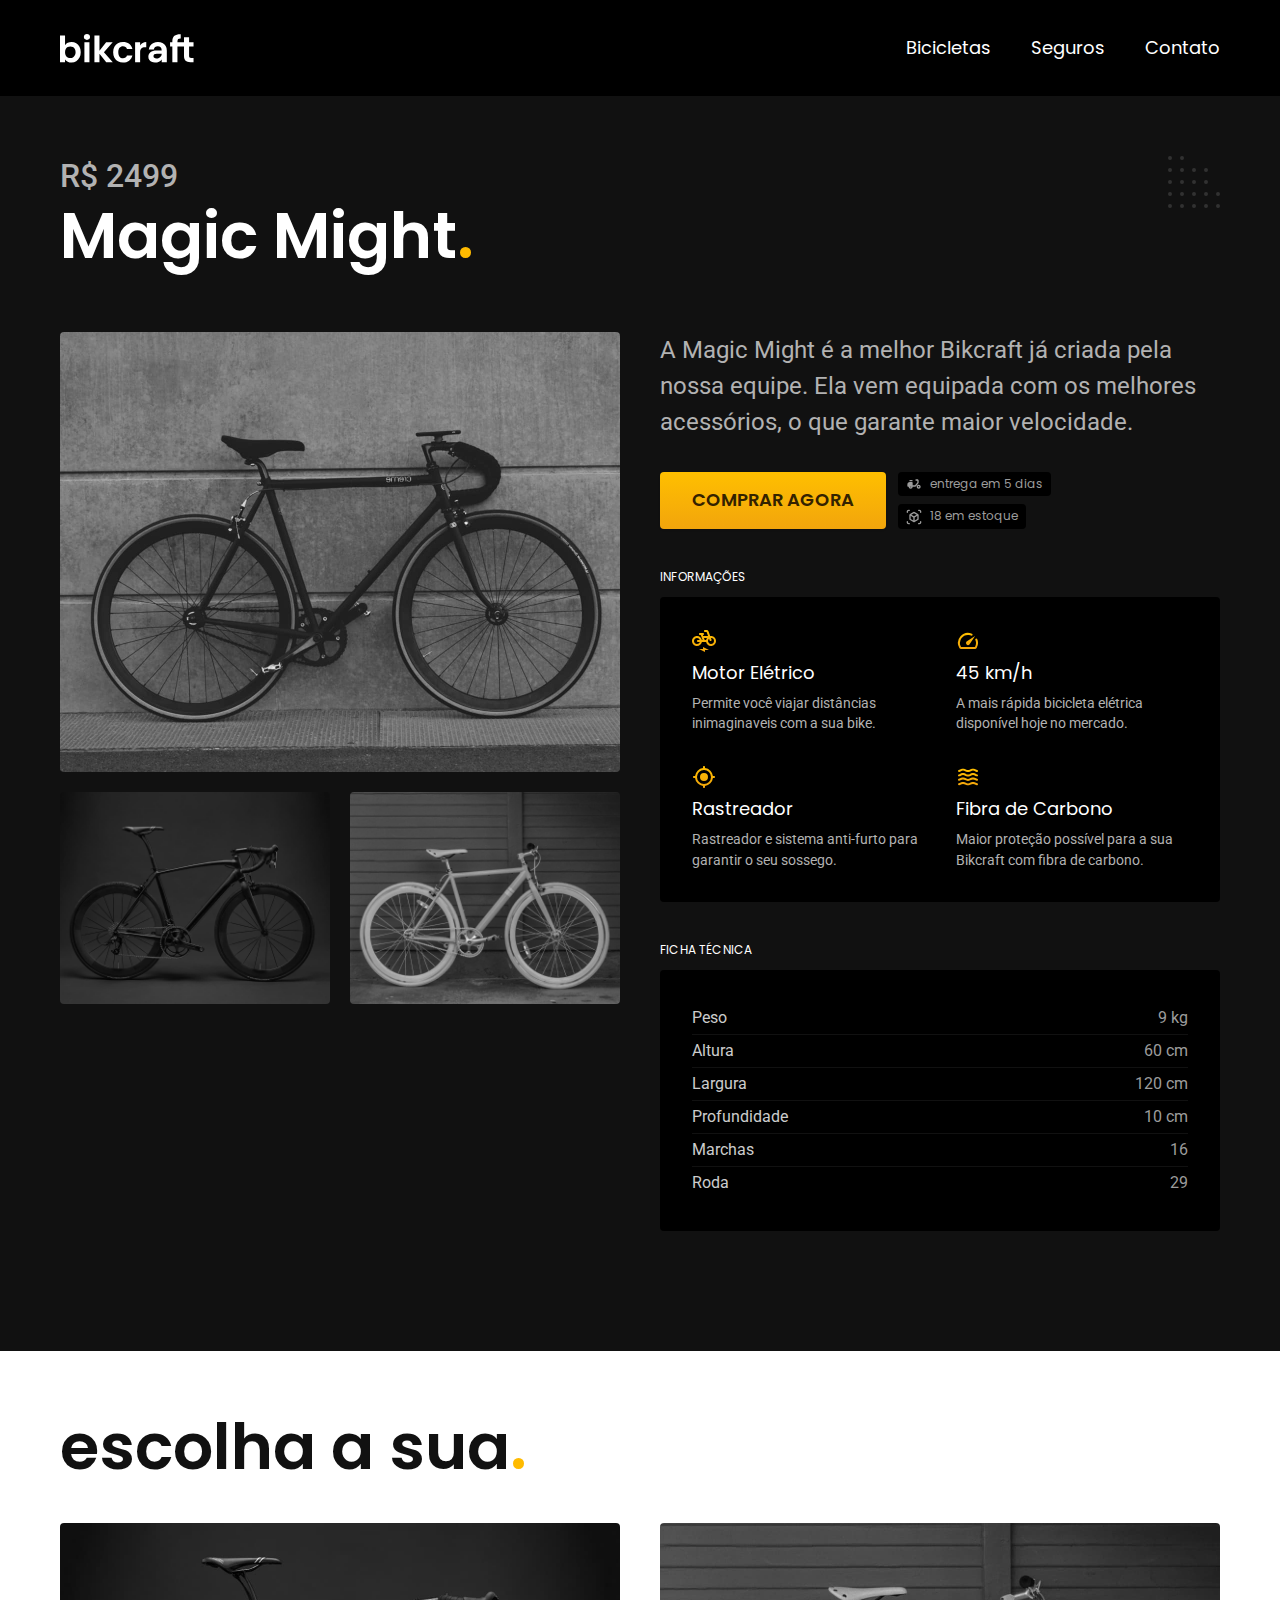
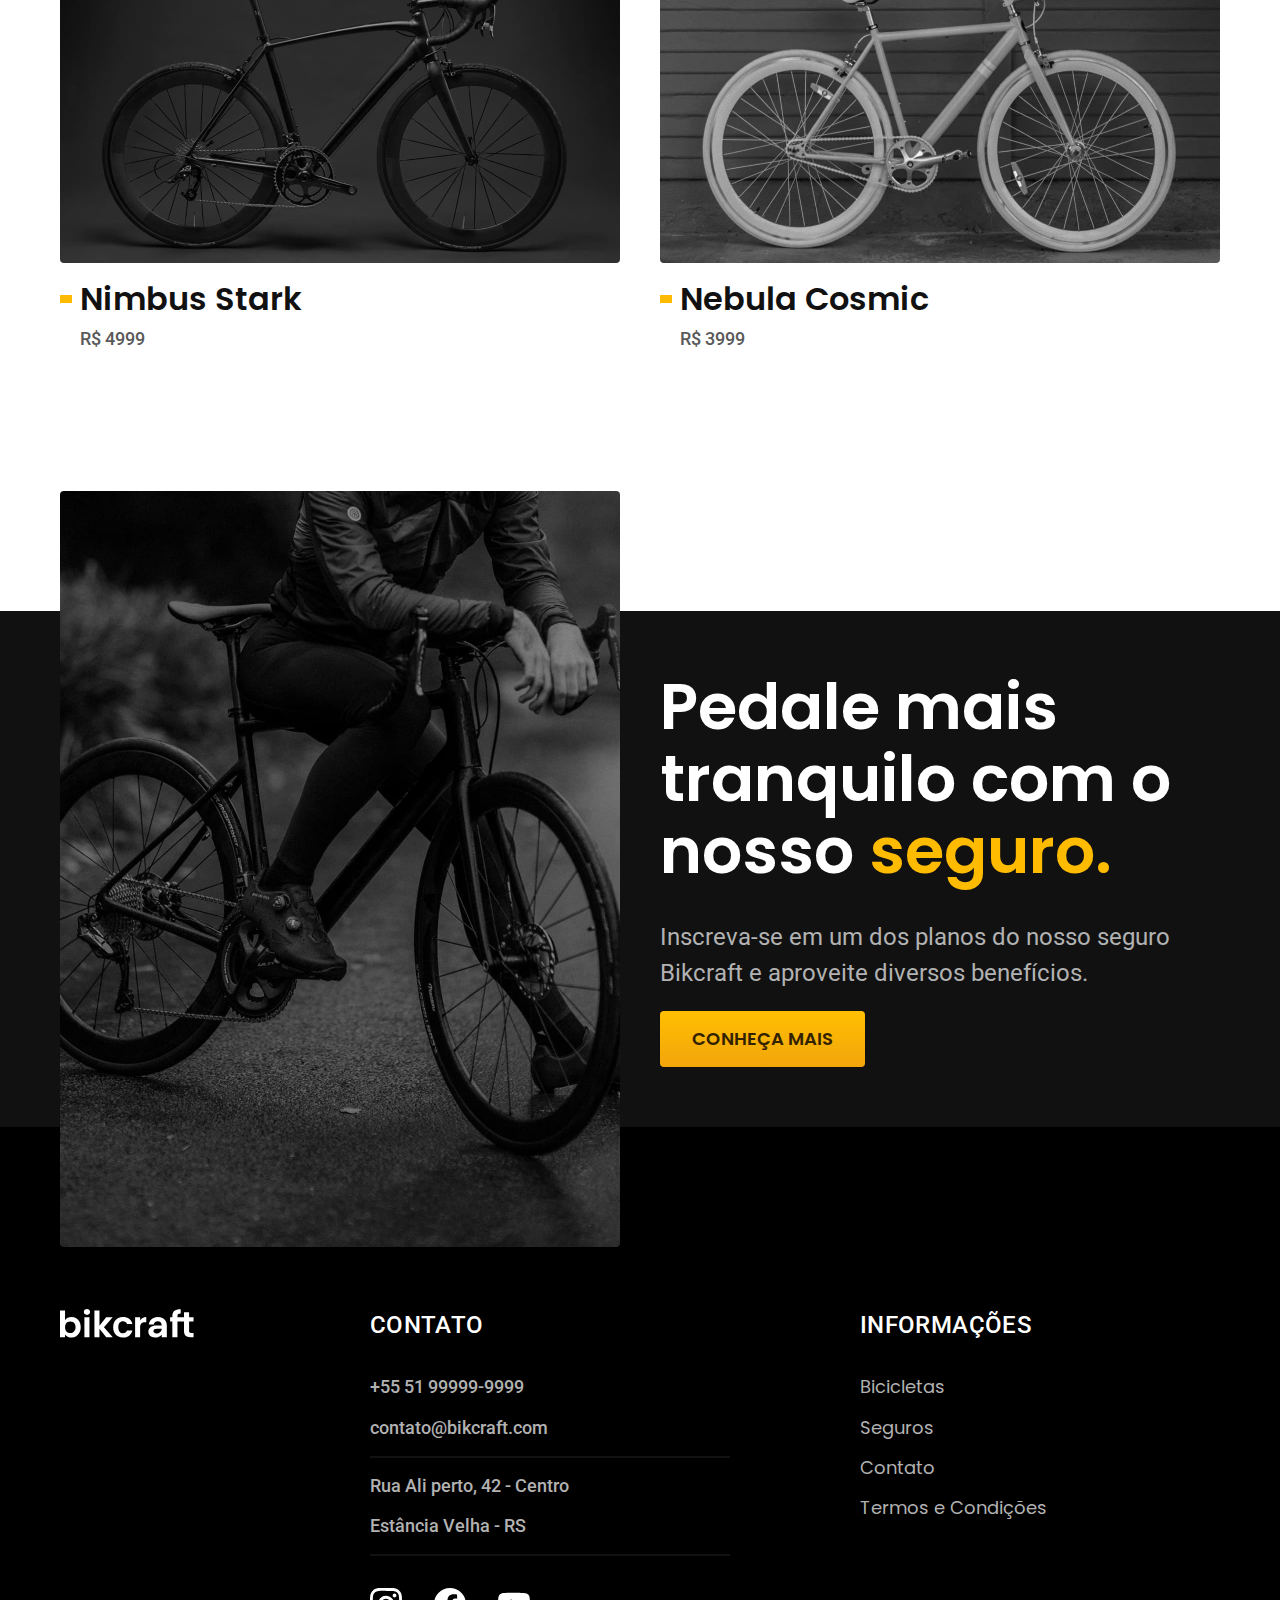
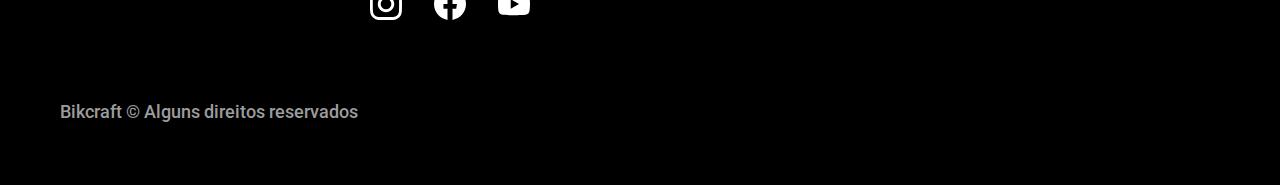
<file: bicicletas/magic.html>
<!DOCTYPE html>
<html lang="pt-br">
<head>
  <meta charset="UTF-8">
  <meta http-equiv="X-UA-Compatible" content="IE=edge">
  <meta name="viewport" content="width=device-width, initial-scale=1.0">
  <meta name="description" content="Magic Might">
  <title>Magic | BikCraft</title>

  <link rel="icon" href="../favicon.svg" type="image/svg+xml">
  <link rel="stylesheet" href="../assets/style/style.min.css">

  <link rel="preconnect" href="https://fonts.googleapis.com">
  <link rel="preconnect" href="https://fonts.gstatic.com" crossorigin>
  <link href="https://fonts.googleapis.com/css2?family=Merriweather:ital,wght@1,900&family=Poppins:wght@400;600&family=Roboto:wght@400;500&display=swap" rel="stylesheet">
  <script>document.documentElement.classList.add('js')</script>
</head>
<body id="bicicleta">
  <header class="header-bg">
    <div class="header container">      
      <a href="../index.html"><img src="../assets/img/bikcraft.svg" width="136" height="32" alt="BikCraft"></a>
      <nav aria-label="primaria">
        <ul class="header-menu font-1-m cor-0">
          <li><a href="../bicicletas.html">Bicicletas</a></li>
          <li><a href="../seguros.html">Seguros</a></li>
          <li><a href="../contato.html">Contato</a></li>
        </ul>
      </nav>
    </div>
  </header>

  <main class="titulo-bg">
    <div>
      <div class="titulo container">
        <p class="font-2-xl cor-5">R$ 2499</p>
        <h1 class="font-1-xxl cor-0">Magic Might<span class="cor-p1">.</span></h1>
      </div>
    </div>
    <div class="bicicleta container">
      <div class="bicicleta-imagens">
        <img src="../assets/img/bicicleta/nimbus2.jpg" width="1120" height="880" alt="Bicicleta 2">
        <img src="../assets/img/bicicleta/nimbus1.jpg" width="1120" height="880" alt="Bicicleta 1">
        <img src="../assets/img/bicicleta/nimbus3.jpg" width="1120" height="880" alt="Bicicleta 3">
      </div>
      <div class="bicicleta-conteudo">
        <p class="font-2-l cor-5">A Magic Might é a melhor Bikcraft já criada pela nossa equipe. Ela vem equipada com os melhores acessórios, o que garante maior velocidade.</p>
        <div class="bicicleta-comprar">
          <a class="botao" href="../orcamento.html?tipo=bikcraft&produto=magic">Comprar Agora</a>
          <span class="font-1-xs cor-6"><img src="../assets/img/icones/entrega.svg" width="16" height="16" alt=""> entrega em 5 dias</span>
          <span class="font-1-xs cor-6"><img src="../assets/img/icones/estoque.svg" width="16" height="16" alt=""> 18 em estoque</span>
        </div>

        <h2 class="font-1-xs cor-0">Informações</h2>
        <ul class="bicicleta-informacoes">
          <li>
            <img src="../assets/img/icones/eletrica.svg" width="24" height="24" alt="">
            <h3 class="font-1-m cor-0">Motor Elétrico</h3>
            <p class="font-2-xs cor-5">Permite você viajar distâncias inimaginaveis com a sua bike.</p>
          </li>
          <li>
            <img src="../assets/img/icones/velocidade.svg" width="24" height="24" alt="">
            <h3 class="font-1-m cor-0">45 km/h</h3>
            <p class="font-2-xs cor-5">A mais rápida bicicleta elétrica disponível hoje no mercado.</p>
          </li>
          <li>
            <img src="../assets/img/icones/rastreador.svg" width="24" height="24" alt="">
            <h3 class="font-1-m cor-0">Rastreador</h3>
            <p class="font-2-xs cor-5">Rastreador e sistema anti-furto para garantir o seu sossego.</p>
          </li>
          <li>
            <img src="../assets/img/icones/carbono.svg" width="24" height="24" alt="">
            <h3 class="font-1-m cor-0">Fibra de Carbono</h3>
            <p class="font-2-xs cor-5">Maior proteção possível para a sua Bikcraft com fibra de carbono.</p>
          </li>
        </ul>
        <h2 class="font-1-xs cor-0">Ficha Técnica</h2>
        <ul class="bicicleta-ficha font-2-s cor-4">
          <li>Peso <span>9 kg</span></li>
          <li>Altura <span>60 cm</span></li>
          <li>Largura <span>120 cm</span></li>
          <li>Profundidade <span>10 cm</span></li>
          <li>Marchas <span>16</span></li>
          <li>Roda <span>29</span></li>
        </ul>
      </div>
    </div>
  </main>

  <article class="bicicletas-lista container">
    <h2 class="font-1-xxl">escolha a sua<span class="cor-p1">.</span></h2>
    <ul>
      <li>
        <a href="./nimbus.html">
          <img src="../assets/img/bicicletas/nimbus.jpg" width="1120" height="680" alt="Bicicleta preta">
          <h3 class="font-1-xl">Nimbus Stark</h3>
          <span class="font-2-m cor-8">R$ 4999</span>
        </a>
      </li>
      <li>
        <a href="./nebula.html">
          <img src="../assets/img/bicicletas/nebula.jpg" width="1120" height="680" alt="Bicicleta preta">
          <h3 class="font-1-xl">Nebula Cosmic</h3>
          <span class="font-2-m cor-8">R$ 3999</span>
        </a>
      </li>
    </ul>
  </article>

  <article class="seguro-bg">
    <div class="seguro container">
      <div class="seguro-imagem">
        <img src="../assets/img/fotos/seguros.jpg" width="1360" height="1512" alt="Pessoa parada em cima de uma bicicleta.">
      </div>
      <div class="seguro-conteudo">
        <h2 class="font-1-xxl cor-0">Pedale mais tranquilo com o nosso <span class="cor-p1">seguro.</span></h2>
        <p class="font-2-l cor-5">Inscreva-se em um dos planos do nosso seguro Bikcraft e aproveite diversos benefícios.</p>
        <a class="botao" href="../seguros.html">Conheça Mais</a>
      </div>
    </div>
  </article>

  <footer class="footer-bg">
    <div class="footer container">
      <img src="../assets/img/bikcraft.svg" width="136" height="32" alt="Bikcraft">
      <div class="footer-contato">
        <h3 class="font-2-l-b cor-0">Contato</h3>
        <ul class="font-2-m cor-5">
          <li><a href="tel:+5551999999999">+55 51 99999-9999</a></li>
          <li><a href="mailto:contato@bikcraft.com">contato@bikcraft.com</a></li>
          <li>Rua Ali perto, 42 - Centro</li>
          <li>Estância Velha - RS</li>
        </ul>
        <div class="footer-redes">
          <a href="../"><img src="../assets/img/redes/instagram.svg" width="32" height="32" alt="Instagram"></a>
          <a href="../"><img src="../assets/img/redes/facebook.svg" width="32" height="32" alt="Facebook"></a>
          <a href="../"><img src="../assets/img/redes/youtube.svg" width="32" height="32" alt="YouTube"></a>
        </div>
      </div>
      <div class="footer-informacoes">
        <h3 class="font-2-l-b cor-0">Informações</h3>
        <nav>
          <ul class="font-1-m cor-5">
            <li><a href="../bicicletas.html">Bicicletas</a></li>
            <li><a href="../seguros.html">Seguros</a></li>
            <li><a href="../contato.html">Contato</a></li>
            <li><a href="../termos.html">Termos e Condições</a></li>
          </ul>
        </nav>
      </div>
      <p class="footer-copy font-2-m cor-6">Bikcraft © Alguns direitos reservados</p>
    </div>

  </footer>
  <script src="../assets/js/script.js"></script>
</body>
</html>
</file>
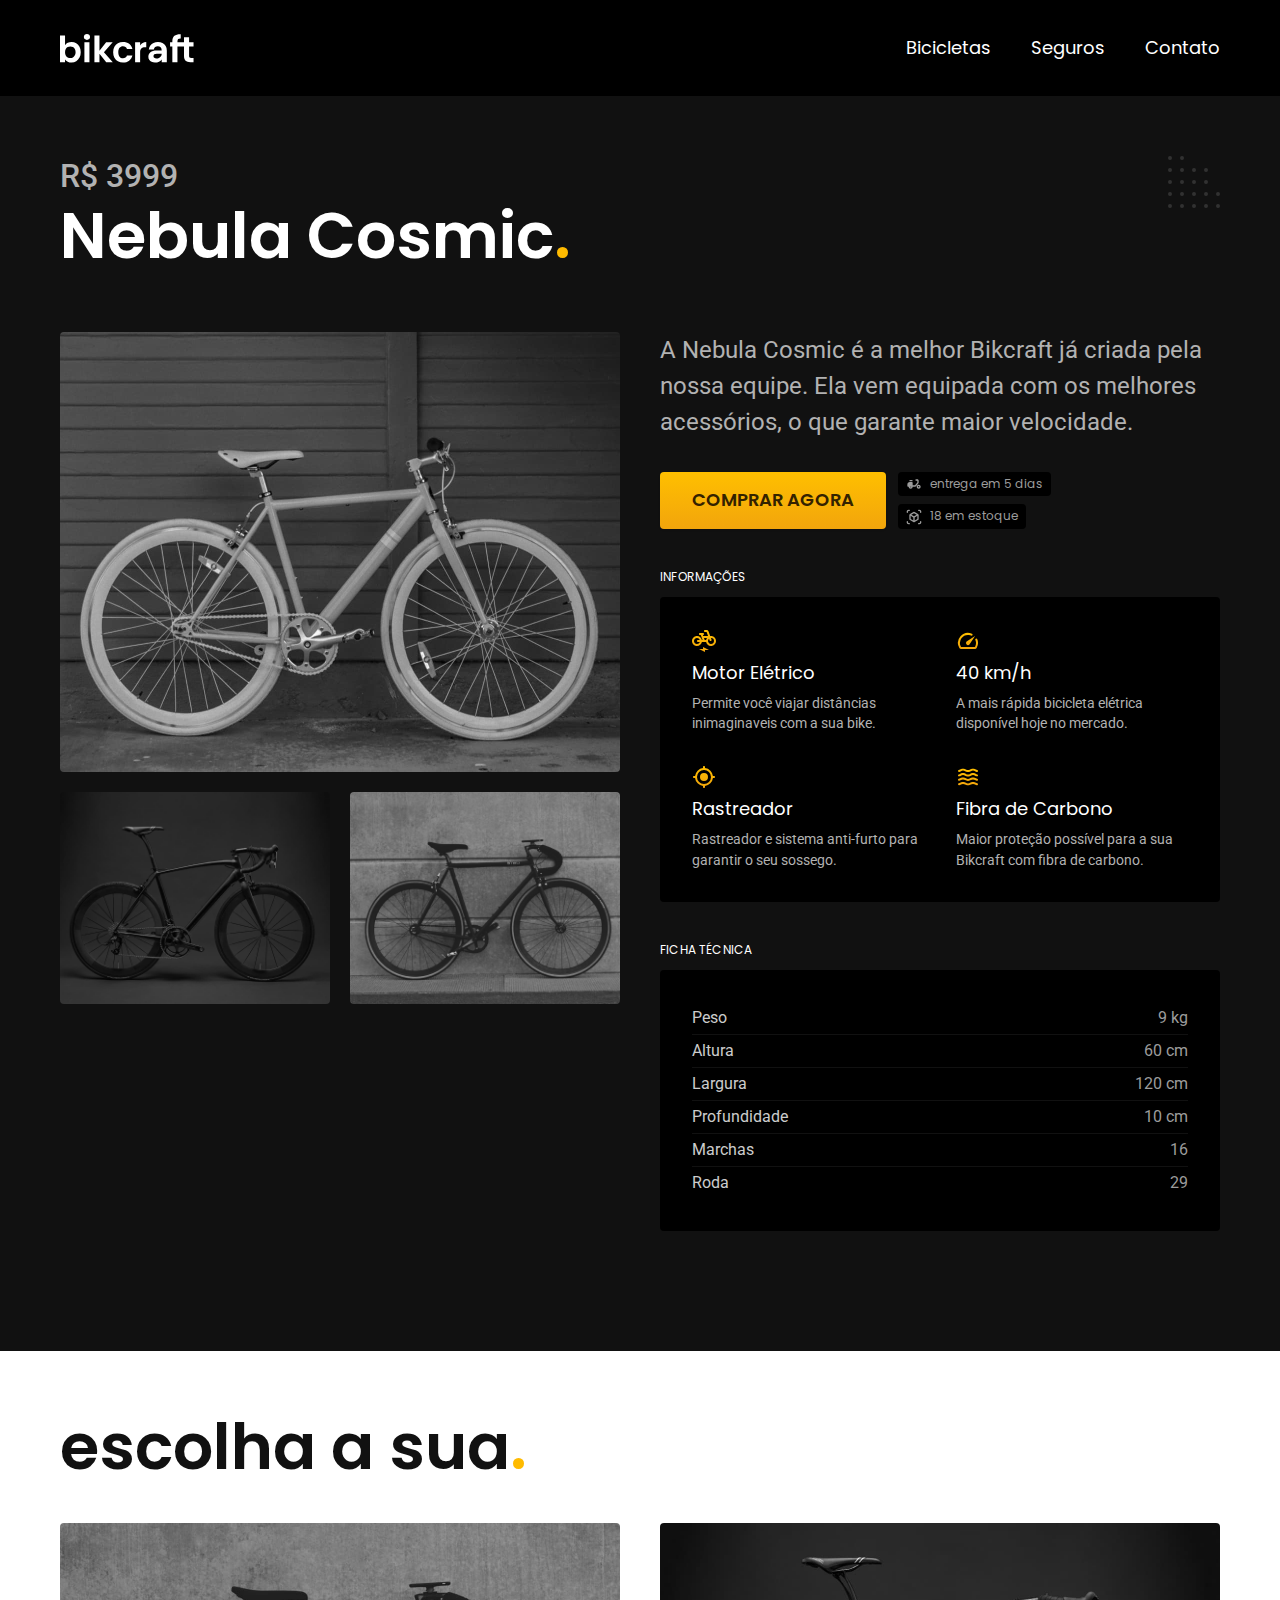
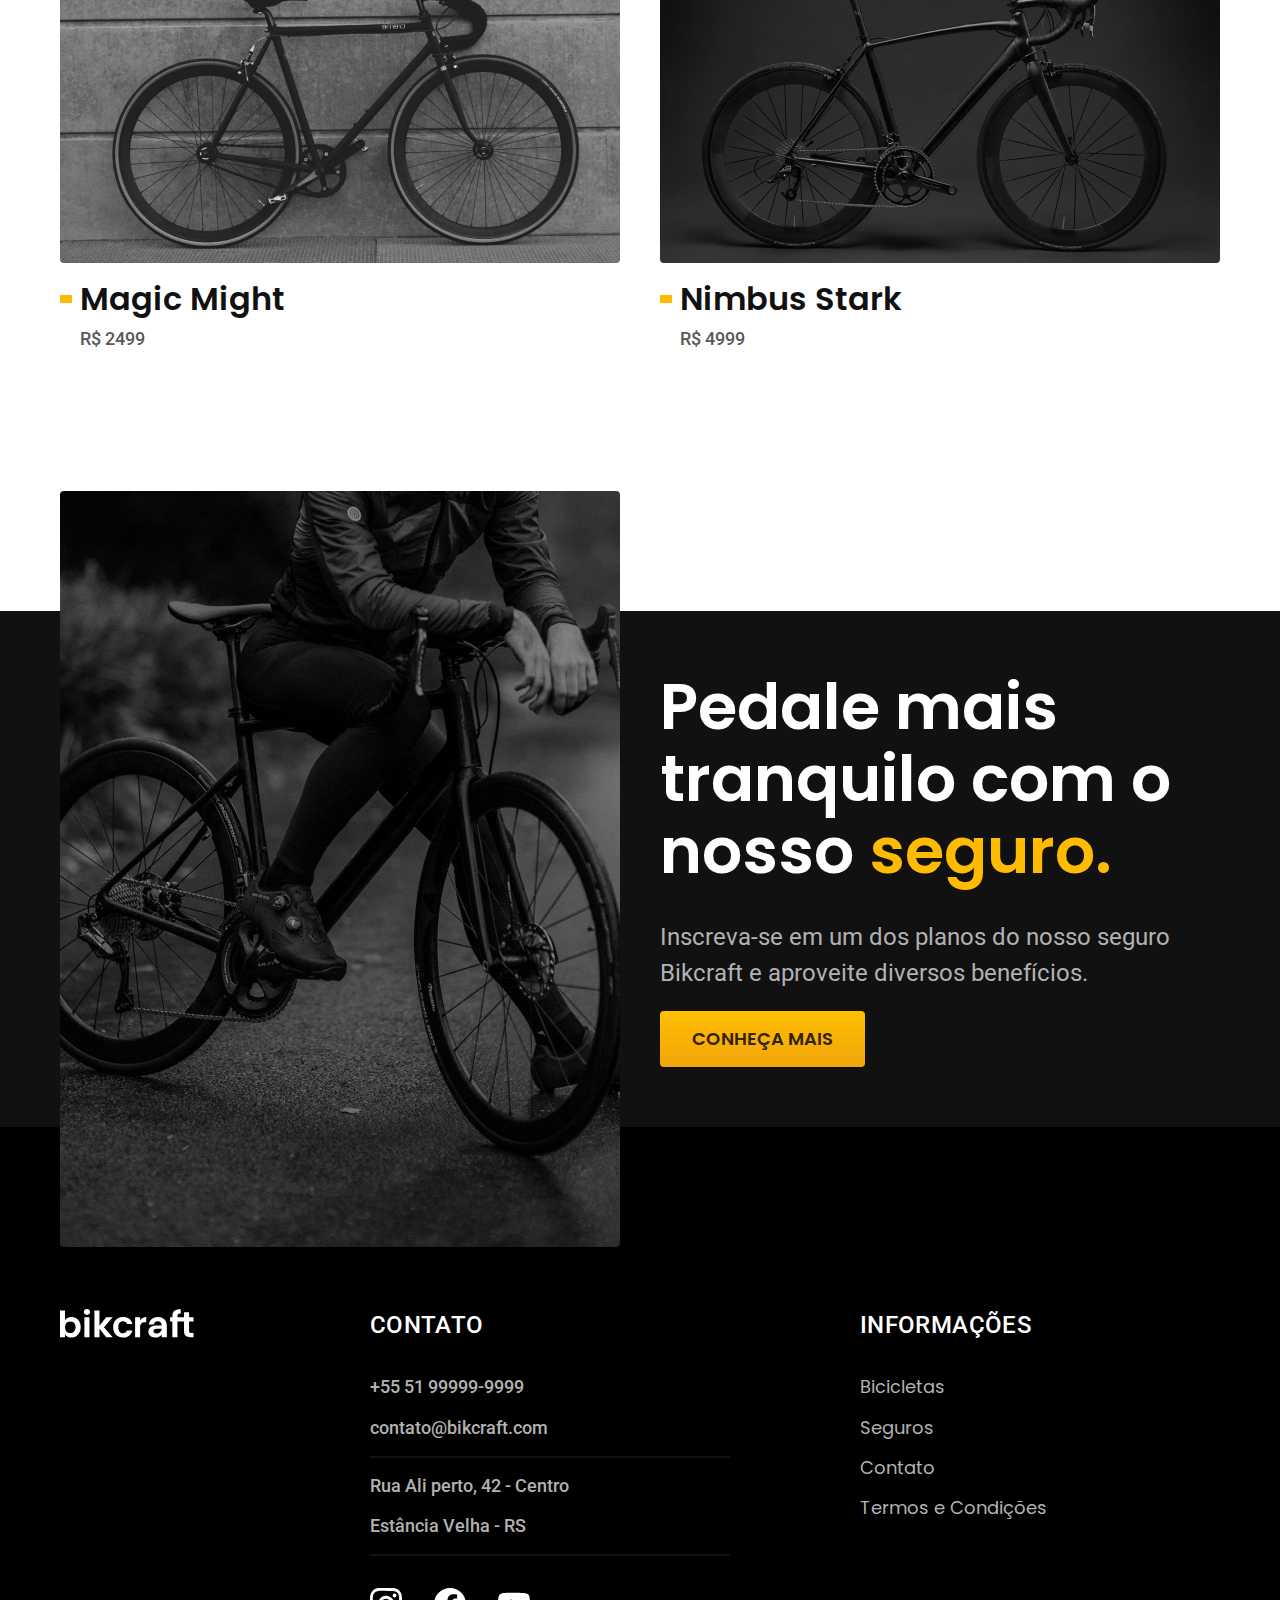
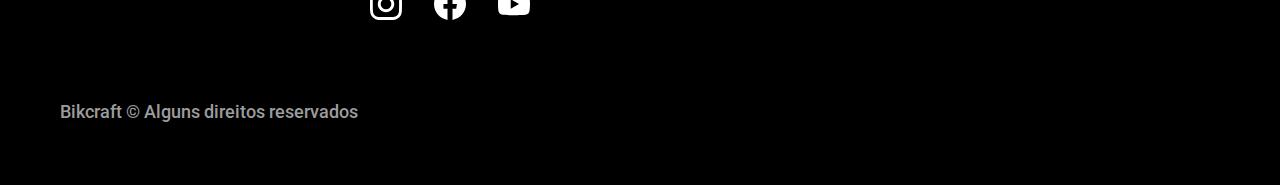
<file: bicicletas/nebula.html>
<!DOCTYPE html>
<html lang="pt-br">
<head>
  <meta charset="UTF-8">
  <meta http-equiv="X-UA-Compatible" content="IE=edge">
  <meta name="viewport" content="width=device-width, initial-scale=1.0">
  <meta name="description" content="Nebula Cosmic">
  <title>Nebula | BikCraft</title>

  <link rel="icon" href="../favicon.svg" type="image/svg+xml">
  <link rel="stylesheet" href="../assets/style/style.min.css">

  <link rel="preconnect" href="https://fonts.googleapis.com">
  <link rel="preconnect" href="https://fonts.gstatic.com" crossorigin>
  <link href="https://fonts.googleapis.com/css2?family=Merriweather:ital,wght@1,900&family=Poppins:wght@400;600&family=Roboto:wght@400;500&display=swap" rel="stylesheet">
  <script>document.documentElement.classList.add('js')</script>
</head>
<body id="bicicleta">
  <header class="header-bg">
    <div class="header container">      
      <a href="../index.html"><img src="../assets/img/bikcraft.svg" width="136" height="36" alt="BikCraft"></a>
      <nav aria-label="primaria">
        <ul class="header-menu font-1-m cor-0">
          <li><a href="../bicicletas.html">Bicicletas</a></li>
          <li><a href="../seguros.html">Seguros</a></li>
          <li><a href="../contato.html">Contato</a></li>
        </ul>
      </nav>
    </div>
  </header>

  <main class="titulo-bg">
    <div>
      <div class="titulo container">
        <p class="font-2-xl cor-5">R$ 3999</p>
        <h1 class="font-1-xxl cor-0">Nebula Cosmic<span class="cor-p1">.</span></h1>
      </div>
    </div>
    <div class="bicicleta container">
      <div class="bicicleta-imagens">
        <img src="../assets/img/bicicleta/nimbus3.jpg" width="1120" height="880" alt="Bicicleta 3">
        <img src="../assets/img/bicicleta/nimbus1.jpg" width="1120" height="880" alt="Bicicleta 1">
        <img src="../assets/img/bicicleta/nimbus2.jpg" width="1120" height="880" alt="Bicicleta 2">
      </div>
      <div class="bicicleta-conteudo">
        <p class="font-2-l cor-5">A Nebula Cosmic é a melhor Bikcraft já criada pela nossa equipe. Ela vem equipada com os melhores acessórios, o que garante maior velocidade.</p>
        <div class="bicicleta-comprar">
          <a class="botao" href="../orcamento.html?tipo=bikcraft&produto=nebula">Comprar Agora</a>
          <span class="font-1-xs cor-6"><img src="../assets/img/icones/entrega.svg" width="16" height="16" alt=""> entrega em 5 dias</span>
          <span class="font-1-xs cor-6"><img src="../assets/img/icones/estoque.svg"width="16" height="16" alt=""> 18 em estoque</span>
        </div>

        <h2 class="font-1-xs cor-0">Informações</h2>
        <ul class="bicicleta-informacoes">
          <li>
            <img src="../assets/img/icones/eletrica.svg" width="24" height="24" alt="">
            <h3 class="font-1-m cor-0">Motor Elétrico</h3>
            <p class="font-2-xs cor-5">Permite você viajar distâncias inimaginaveis com a sua bike.</p>
          </li>
          <li>
            <img src="../assets/img/icones/velocidade.svg" width="24" height="24" alt="">
            <h3 class="font-1-m cor-0">40 km/h</h3>
            <p class="font-2-xs cor-5">A mais rápida bicicleta elétrica disponível hoje no mercado.</p>
          </li>
          <li>
            <img src="../assets/img/icones/rastreador.svg" width="24" height="24" alt="">
            <h3 class="font-1-m cor-0">Rastreador</h3>
            <p class="font-2-xs cor-5">Rastreador e sistema anti-furto para garantir o seu sossego.</p>
          </li>
          <li>
            <img src="../assets/img/icones/carbono.svg" width="24" height="24" alt="">
            <h3 class="font-1-m cor-0">Fibra de Carbono</h3>
            <p class="font-2-xs cor-5">Maior proteção possível para a sua Bikcraft com fibra de carbono.</p>
          </li>
        </ul>
        <h2 class="font-1-xs cor-0">Ficha Técnica</h2>
        <ul class="bicicleta-ficha font-2-s cor-4">
          <li>Peso <span>9 kg</span></li>
          <li>Altura <span>60 cm</span></li>
          <li>Largura <span>120 cm</span></li>
          <li>Profundidade <span>10 cm</span></li>
          <li>Marchas <span>16</span></li>
          <li>Roda <span>29</span></li>
        </ul>
      </div>
    </div>
  </main>

  <article class="bicicletas-lista container">
    <h2 class="font-1-xxl">escolha a sua<span class="cor-p1">.</span></h2>
    <ul>
      <li>
        <a href="./magic.html">
          <img src="../assets/img/bicicletas/magic.jpg" width="1120" height="680" alt="Bicicleta preta">
          <h3 class="font-1-xl">Magic Might</h3>
          <span class="font-2-m cor-8">R$ 2499</span>
        </a>
      </li>
      <li>
        <a href="./nimbus.html">
          <img src="../assets/img/bicicletas/nimbus.jpg" width="1120" height="680" alt="Bicicleta preta">
          <h3 class="font-1-xl">Nimbus Stark</h3>
          <span class="font-2-m cor-8">R$ 4999</span>
        </a>
      </li>
    </ul>
  </article>

  <article class="seguro-bg">
    <div class="seguro container">
      <div class="seguro-imagem">
        <img src="../assets/img/fotos/seguros.jpg" width="1360" height="1512" alt="Pessoa parada em cima de uma bicicleta.">
      </div>
      <div class="seguro-conteudo">
        <h2 class="font-1-xxl cor-0">Pedale mais tranquilo com o nosso <span class="cor-p1">seguro.</span></h2>
        <p class="font-2-l cor-5">Inscreva-se em um dos planos do nosso seguro Bikcraft e aproveite diversos benefícios.</p>
        <a class="botao" href="../seguros.html">Conheça Mais</a>
      </div>
    </div>
  </article>

  <footer class="footer-bg">
    <div class="footer container">
      <img src="../assets/img/bikcraft.svg" width="136" height="32" alt="Bikcraft">
      <div class="footer-contato">
        <h3 class="font-2-l-b cor-0">Contato</h3>
        <ul class="font-2-m cor-5">
          <li><a href="tel:+5551999999999">+55 51 99999-9999</a></li>
          <li><a href="mailto:contato@bikcraft.com">contato@bikcraft.com</a></li>
          <li>Rua Ali perto, 42 - Centro</li>
          <li>Estância Velha - RS</li>
        </ul>
        <div class="footer-redes">
          <a href="../"><img src="../assets/img/redes/instagram.svg" width="32" height="32" alt="Instagram"></a>
          <a href="../"><img src="../assets/img/redes/facebook.svg" width="32" height="32" alt="Facebook"></a>
          <a href="../"><img src="../assets/img/redes/youtube.svg" width="32" height="32" alt="YouTube"></a>
        </div>
      </div>
      <div class="footer-informacoes">
        <h3 class="font-2-l-b cor-0">Informações</h3>
        <nav>
          <ul class="font-1-m cor-5">
            <li><a href="../bicicletas.html">Bicicletas</a></li>
            <li><a href="../seguros.html">Seguros</a></li>
            <li><a href="../contato.html">Contato</a></li>
            <li><a href="../termos.html">Termos e Condições</a></li>
          </ul>
        </nav>
      </div>
      <p class="footer-copy font-2-m cor-6">Bikcraft © Alguns direitos reservados</p>
    </div>

  </footer>
  <script src="../assets/js/script.js"></script>
</body>
</html>
</file>
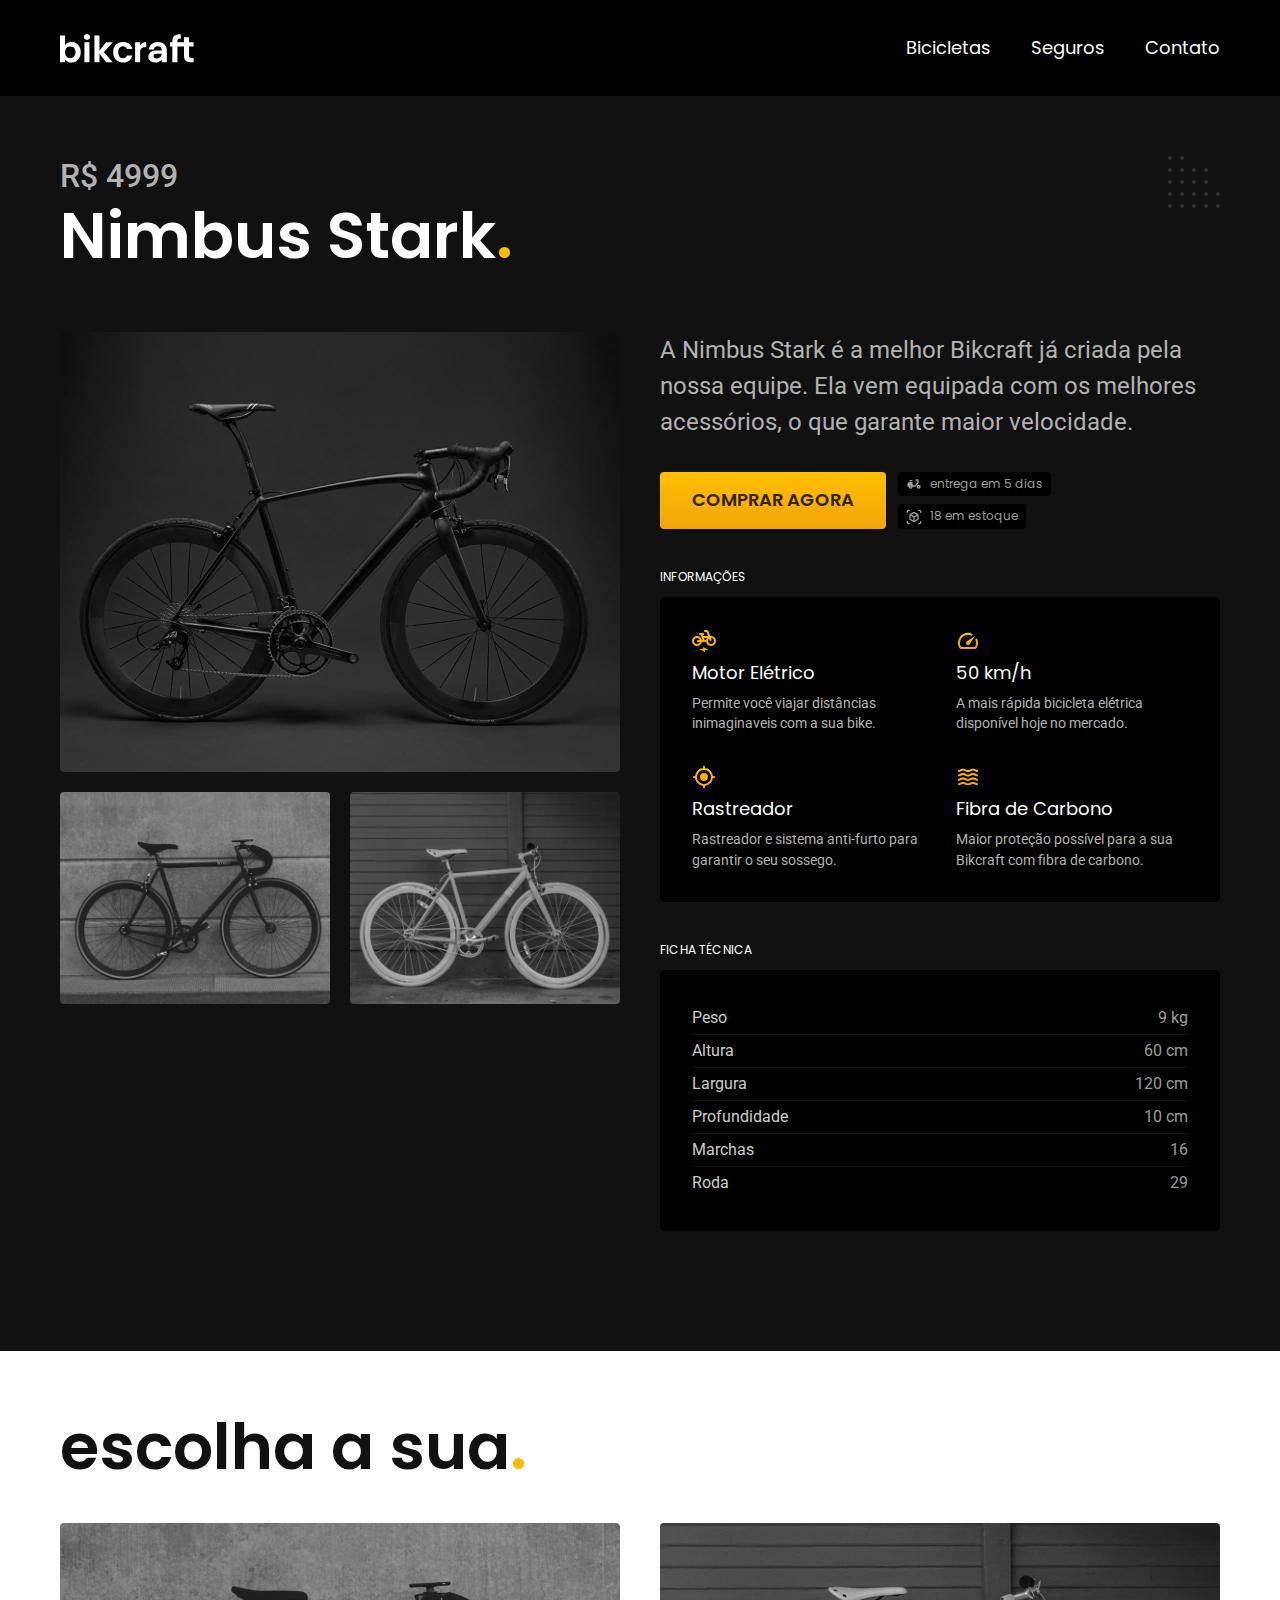
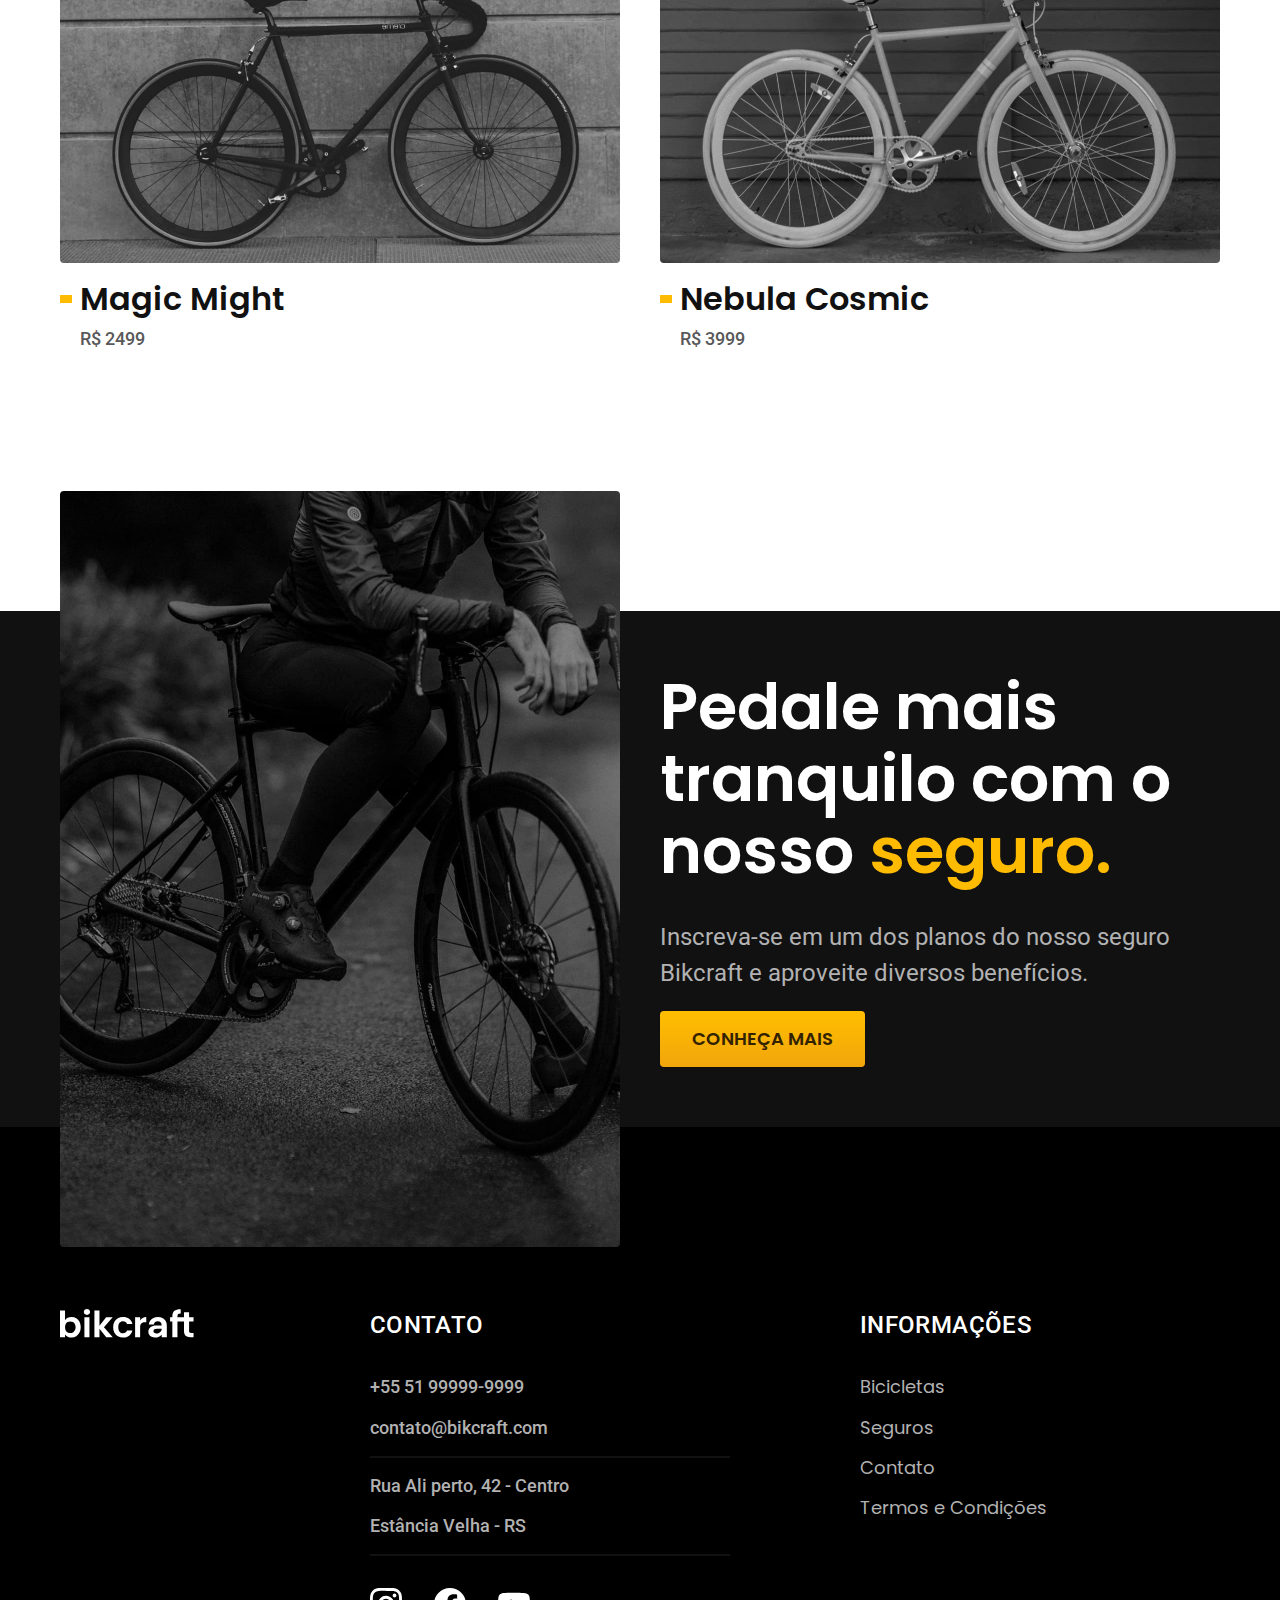
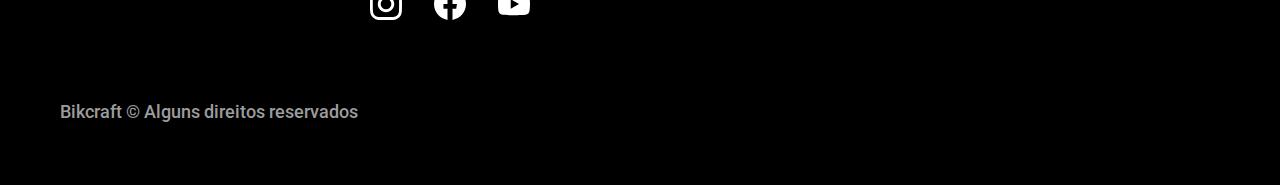
<file: bicicletas/nimbus.html>
<!DOCTYPE html>
<html lang="pt-br">
<head>
  <meta charset="UTF-8">
  <meta http-equiv="X-UA-Compatible" content="IE=edge">
  <meta name="viewport" content="width=device-width, initial-scale=1.0">
  <meta name="description" content="Nimbus Stark">
  <title>Nimbus | BikCraft</title>

  <link rel="icon" href="../favicon.svg" type="image/svg+xml">
  <link rel="stylesheet" href="../assets/style/style.min.css">

  <link rel="preconnect" href="https://fonts.googleapis.com">
  <link rel="preconnect" href="https://fonts.gstatic.com" crossorigin>
  <link href="https://fonts.googleapis.com/css2?family=Merriweather:ital,wght@1,900&family=Poppins:wght@400;600&family=Roboto:wght@400;500&display=swap" rel="stylesheet">
  <script>document.documentElement.classList.add('js')</script>
</head>
<body id="bicicleta">
  <header class="header-bg">
    <div class="header container">      
      <a href="../index.html"><img src="../assets/img/bikcraft.svg" width="136" height="32" alt="BikCraft"></a>
      <nav aria-label="primaria">
        <ul class="header-menu font-1-m cor-0">
          <li><a href="../bicicletas.html">Bicicletas</a></li>
          <li><a href="../seguros.html">Seguros</a></li>
          <li><a href="../contato.html">Contato</a></li>
        </ul>
      </nav>
    </div>
  </header>

  <main class="titulo-bg">
    <div>
      <div class="titulo container">
        <p class="font-2-xl cor-5">R$ 4999</p>
        <h1 class="font-1-xxl cor-0">Nimbus Stark<span class="cor-p1">.</span></h1>
      </div>
    </div>
    <div class="bicicleta container">
      <div class="bicicleta-imagens">
        <img src="../assets/img/bicicleta/nimbus1.jpg" width="1120" height="880" alt="Bicicleta 1">
        <img src="../assets/img/bicicleta/nimbus2.jpg" width="1120" height="880" alt="Bicicleta 2">
        <img src="../assets/img/bicicleta/nimbus3.jpg" width="1120" height="880" alt="Bicicleta 3">
      </div>
      <div class="bicicleta-conteudo">
        <p class="font-2-l cor-5">A Nimbus Stark é a melhor Bikcraft já criada pela nossa equipe. Ela vem equipada com os melhores acessórios, o que garante maior velocidade.</p>
        <div class="bicicleta-comprar">
          <a class="botao" href="../orcamento.html?tipo=bikcraft&produto=nimbus">Comprar Agora</a>
          <span class="font-1-xs cor-6"><img src="../assets/img/icones/entrega.svg" width="16" height="16" alt=""> entrega em 5 dias</span>
          <span class="font-1-xs cor-6"><img src="../assets/img/icones/estoque.svg" width="16" height="16" alt=""> 18 em estoque</span>
        </div>

        <h2 class="font-1-xs cor-0">Informações</h2>
        <ul class="bicicleta-informacoes">
          <li>
            <img src="../assets/img/icones/eletrica.svg" width="24" height="24" alt="">
            <h3 class="font-1-m cor-0">Motor Elétrico</h3>
            <p class="font-2-xs cor-5">Permite você viajar distâncias inimaginaveis com a sua bike.</p>
          </li>
          <li>
            <img src="../assets/img/icones/velocidade.svg" width="24" height="24" alt="">
            <h3 class="font-1-m cor-0">50 km/h</h3>
            <p class="font-2-xs cor-5">A mais rápida bicicleta elétrica disponível hoje no mercado.</p>
          </li>
          <li>
            <img src="../assets/img/icones/rastreador.svg" width="24" height="24" alt="">
            <h3 class="font-1-m cor-0">Rastreador</h3>
            <p class="font-2-xs cor-5">Rastreador e sistema anti-furto para garantir o seu sossego.</p>
          </li>
          <li>
            <img src="../assets/img/icones/carbono.svg" width="24" height="24" alt="">
            <h3 class="font-1-m cor-0">Fibra de Carbono</h3>
            <p class="font-2-xs cor-5">Maior proteção possível para a sua Bikcraft com fibra de carbono.</p>
          </li>
        </ul>
        <h2 class="font-1-xs cor-0">Ficha Técnica</h2>
        <ul class="bicicleta-ficha font-2-s cor-4">
          <li>Peso <span>9 kg</span></li>
          <li>Altura <span>60 cm</span></li>
          <li>Largura <span>120 cm</span></li>
          <li>Profundidade <span>10 cm</span></li>
          <li>Marchas <span>16</span></li>
          <li>Roda <span>29</span></li>
        </ul>
      </div>
    </div>
  </main>

  <article class="bicicletas-lista container">
    <h2 class="font-1-xxl">escolha a sua<span class="cor-p1">.</span></h2>
    <ul>
      <li>
        <a href="./magic.html">
          <img src="../assets/img/bicicletas/magic.jpg" width="1120" height="680"  alt="Bicicleta preta">
          <h3 class="font-1-xl">Magic Might</h3>
          <span class="font-2-m cor-8">R$ 2499</span>
        </a>
      </li>
      <li>
        <a href="./nebula.html">
          <img src="../assets/img/bicicletas/nebula.jpg" width="1120" height="680" alt="Bicicleta preta">
          <h3 class="font-1-xl">Nebula Cosmic</h3>
          <span class="font-2-m cor-8">R$ 3999</span>
        </a>
      </li>
    </ul>
  </article>

  <article class="seguro-bg">
    <div class="seguro container">
      <div class="seguro-imagem">
        <img src="../assets/img/fotos/seguros.jpg" width="1360" height="1512"  alt="Pessoa parada em cima de uma bicicleta.">
      </div>
      <div class="seguro-conteudo">
        <h2 class="font-1-xxl cor-0">Pedale mais tranquilo com o nosso <span class="cor-p1">seguro.</span></h2>
        <p class="font-2-l cor-5">Inscreva-se em um dos planos do nosso seguro Bikcraft e aproveite diversos benefícios.</p>
        <a class="botao" href="../seguros.html">Conheça Mais</a>
      </div>
    </div>
  </article>

  <footer class="footer-bg">
    <div class="footer container">
      <img src="../assets/img/bikcraft.svg" width="136" height="32" alt="Bikcraft">
      <div class="footer-contato">
        <h3 class="font-2-l-b cor-0">Contato</h3>
        <ul class="font-2-m cor-5">
          <li><a href="tel:+5551999999999">+55 51 99999-9999</a></li>
          <li><a href="mailto:contato@bikcraft.com">contato@bikcraft.com</a></li>
          <li>Rua Ali perto, 42 - Centro</li>
          <li>Estância Velha - RS</li>
        </ul>
        <div class="footer-redes">
          <a href="../"><img src="../assets/img/redes/instagram.svg" width="32" height="32" alt="Instagram"></a>
          <a href="../"><img src="../assets/img/redes/facebook.svg" width="32" height="32" alt="Facebook"></a>
          <a href="../"><img src="../assets/img/redes/youtube.svg" width="32" height="32" alt="YouTube"></a>
        </div>
      </div>
      <div class="footer-informacoes">
        <h3 class="font-2-l-b cor-0">Informações</h3>
        <nav>
          <ul class="font-1-m cor-5">
            <li><a href="../bicicletas.html">Bicicletas</a></li>
            <li><a href="../seguros.html">Seguros</a></li>
            <li><a href="../contato.html">Contato</a></li>
            <li><a href="../termos.html">Termos e Condições</a></li>
          </ul>
        </nav>
      </div>
      <p class="footer-copy font-2-m cor-6">Bikcraft © Alguns direitos reservados</p>
    </div>

  </footer>
  <script src="../assets/js/script.js"></script>
</body>
</html>
</file>
<file: assets/style/style.min.css>
body{margin:0;padding:0;box-sizing:border-box;color:#111;font-family:Arial,Helvetica,sans-serif}blockquote,dd,h1,h2,h3,h4,p,ul{margin:0}ul{padding:0;list-style:none}a{text-decoration:none;color:inherit}img{max-width:100%;height:auto;display:block}img[src$=".jpg"]{border-radius:4px}.font-1-xs{font:400 0.75rem/1.35 Poppins,sans-serif}.font-2-xs{font:400 0.875rem/1.43 Roboto,sans-serif}.font-1-s{font:400 1rem/1.5 Poppins,sans-serif}.font-2-s{font:400 1rem/1.5 Roboto,sans-serif}.font-1-m,.font-1-m-b{font:400 1.125rem/1.35 Poppins,sans-serif}.font-1-m-b{font-weight:600}.font-2-m{font:500 1.125rem/1.35 Roboto,sans-serif}.font-1-l{font:400 1.5rem/1.5 Poppins,sans-serif}.font-2-l,.font-2-l-b{font:400 1.5rem/1.5 Roboto,sans-serif}.font-2-l-b{font-weight:500;letter-spacing:.015em;text-transform:uppercase}.font-1-xl{font:600 2rem/1.25 Poppins,sans-serif}.font-2-xl{font:500 2rem/1.25 Roboto,sans-serif}.font-1-xxl{font:600 4rem/1.125 Poppins,sans-serif}@media (max-width:1200px){.font-1-xxl{font-size:3rem}.font-2-l,.font-2-l-b{font-size:1.125rem}}@media (max-width:800px){.font-1-xxl{font-size:2rem}.font-1-xl,.font-2-xl{font-size:1.5rem}}:root{--cor-0:#ffffff;--cor-1:#f7f7f7;--cor-2:#ededed;--cor-3:#dedede;--cor-4:#cccccc;--cor-5:#b2b2b2;--cor-6:#9c9c9c;--cor-7:#717171;--cor-8:#595959;--cor-9:#404040;--cor-10:#2e2e2e;--cor-11:#111111;--cor-12:#000000;--cor-p1:#ffbb00;--cor-p2:#e4a30b;--cor-p3:#a66f00;--cor-p4:#664400;--cor-p5:#332200}.cor-0{color:var(--cor-0)}.cor-1{color:var(--cor-1)}.cor-2{color:var(--cor-2)}.cor-3{color:var(--cor-3)}.cor-4{color:var(--cor-4)}.cor-5{color:var(--cor-5)}.cor-6{color:var(--cor-6)}.cor-7{color:var(--cor-7)}.cor-8{color:var(--cor-8)}.cor-9{color:var(--cor-9)}.cor-10{color:var(--cor-10)}.cor-11{color:var(--cor-11)}.cor-12{color:var(--cor-12)}.cor-p1{color:var(--cor-p1)}.cor-p2{color:var(--cor-p2)}.cor-p3{color:var(--cor-p3)}.cor-p4{color:var(--cor-p4)}.cor-p5{color:var(--cor-p5)}.js .fadeInDown{transform:translate3d(0,-20px,0)}.js .fadeInUp{transform:translate3d(0,20px,0)}.js .fadeInRight{transform:translate3d(20px,0,0)}.js .fadeInLeft{transform:translate3d(-20px,0,0)}.js [data-anime]{opacity:0}.js .anime{opacity:1;transform:none;transition:transform .8s,opacity .8s}.header-bg{background-color:var(--cor-12)}.header{display:flex;flex-wrap:wrap;gap:20px;justify-content:space-between;align-items:center;padding-top:20px;padding-bottom:20px}.header-menu{display:flex;flex-wrap:wrap;gap:40px}.header-menu a{display:inline-block;padding:16px 0;position:relative}.header-menu a::after{content:"";display:block;height:2px;width:0;background-color:var(--cor-0);margin-top:4px;transition:.3s;position:absolute}.header-menu a.ativo::after,.header-menu a:hover::after{width:100%}@media (max-width:800px){.header-menu{gap:20px}.header-menu a{background-color:var(--cor-11);padding:12px 16px;border-radius:4px}.header-menu a:hover{background-color:var(--cor-10)}.header-menu a::after{display:none}}@media (max-width:600px){.header-menu{gap:12px}.header-menu a{padding:8px 12px;font-size:14px}}.footer-bg{background-color:var(--cor-12)}.footer{display:grid;grid-template-columns:3fr 5fr 4fr;gap:40px;padding-top:60px;padding-bottom:60px}.footer h3{margin-bottom:32px}.footer-contato ul{margin-bottom:32px}.footer-contato li:nth-child(2n):after{content:"";display:block;max-width:360px;height:2px;background:var(--cor-11);margin-top:16px}.footer li{margin-bottom:16px}.footer-redes{display:flex;gap:32px}.footer a:hover{color:var(--cor-0)}.footer-copy{grid-column:1/-1;margin-top:40px}@media (max-width:800px){.footer>img{display:none}.footer{grid-template-columns:1fr 1fr}}@media (max-width:600px){.footer{grid-template-columns:1fr;gap:60px}.footer-copy{margin-top:0}}.container{max-width:1200px;padding-left:20px;padding-right:20px;box-sizing:border-box;margin-left:auto;margin-right:auto}.botao{display:inline-block;padding:16px 32px;background:linear-gradient(#ffbf00,#f2a50c);border-radius:4px;box-shadow:0 1px 2px rgba(0,0,0,.1);text-transform:uppercase;color:var(--cor-p5);font:600 1.125rem/1.35 Poppins,sans-serif;max-width:max-content;border:none;cursor:pointer}.botao:hover{background:linear-gradient(#ffb60d,#e59317)}.botao.secundario{background:var(--cor-10);color:var(--cor-2)}.botao.secundario:hover{background:var(--cor-9)}.botao.seta{display:flex;align-items:center}.botao.seta::after{content:"";display:inline-block;width:18px;height:10px;margin-left:12px;background:url(../img/icones/seta.svg);transition:transform .2s}.botao.seta:hover::after{transform:translateX(4px)}@media (max-width:600px){.botao{padding:12px 16px;font-size:1rem}}.link{display:inline-block;color:var(--cor-p1);font:500 1.5rem/1.5 Poppins,sans-serif;text-transform:uppercase}.link::after{content:"";display:block;width:100%;height:4px;background-color:currentColor}.link:hover{color:var(--cor-0)}.titulo-bg{padding-top:60px;padding-bottom:60px;background-color:var(--cor-11)}.titulo{background:url("../img/dec/top-right.svg") no-repeat top right 20px}.titulo p{margin-bottom:4px}@media (max-width:800px){.titulo-bg{padding-top:40px;padding-bottom:40px}.titulo p{font-size:1rem;text-transform:lowercase;font-weight:400}}.form{display:grid;grid-template-columns:1fr 1fr;gap:20px}.form label{display:block;font:400 1rem/1.5 Poppins,sans-serif;margin-bottom:4px}.form .col-2{grid-column:span 2}.form input[type=email],.form input[type=text],.form textarea{font:400 1rem/1.5 Roboto,sans-serif;background:var(--cor-1);border:1px solid var(--cor-2);padding:12px;border-radius:4px;width:100%;box-sizing:border-box}.form input[type=email]:focus,.form input[type=text]:focus,.form textarea:focus{outline:0;border-color:var(--cor-p1);background:var(--cor-0);box-shadow:0 0 0 2px #fea}@media (max-width:600px){.form{grid-template-columns:1fr}.form .col-2{grid-column:1}}.introducao-bg{background:var(--cor-12) url("../img/dec/bottom-left.svg") no-repeat bottom 160px left 20px;box-shadow:inset 0 -120px var(--cor-0)}.introducao{display:grid;grid-template-columns:1fr 1fr;gap:0 40px}.introducao-conteudo{align-self:end;padding-bottom:200px}.introducao img{width:100%;height:100%;object-fit:cover;border-radius:4px}.introducao h1{margin-bottom:32px}.introducao p{margin-bottom:20px}@media (max-width:800px){.introducao-bg{background:var(--cor-11);padding-top:40px;box-shadow:inset 0 -60px var(--cor-0)}.introducao{grid-template-columns:1fr;gap:32px}.introducao-conteudo{padding-bottom:0}.introducao h1{margin-bottom:16px}.introducao img{height:300px;width:100%}}.tecnologia-bg{background-color:var(--cor-11);box-shadow:inset 0 80px var(--cor-0),inset 0 -80px var(--cor-0)}.tecnologia{display:grid;grid-template-columns:1fr 1fr;gap:40px}.tecnologia-imagem img{width:100%;height:100%;object-fit:cover;object-position:left}.tecnologia-conteudo{padding-top:160px;padding-bottom:160px}.tecnologia-conteudo>span{display:block;margin-bottom:20px}.tecnologia-conteudo h2{margin-bottom:32px}.tecnologia-conteudo>p{margin-bottom:20px}.tecnologia a{margin-bottom:80px}.tecnologia-vantagens{display:flex;gap:40px}.tecnologia-vantagens h3{margin-bottom:8px;width:max-content}.tecnologia-vantagens img{width:24px;margin-bottom:8px}@media (max-width:800px){.tecnologia-bg{box-shadow:initial}.tecnologia{grid-template-columns:1fr}.tecnologia-conteudo{padding-top:60px;padding-bottom:60px}.tecnologia-imagem{display:none}.tecnologia a{margin-bottom:60px}}@media (max-width:600px){.tecnologia-vantagens{flex-direction:column}}.parceiros{padding-top:60px;padding-bottom:120px}.parceiros h2{margin-bottom:60px}.parceiros ul{padding:0 20px;max-width:1400px;display:grid;grid-template-columns:repeat(4,1fr);margin:0 auto}.parceiros li{display:flex;padding:32px;border-left:2px solid var(--cor-2)}.parceiros img{margin:auto}.parceiros li:first-child,.parceiros li:nth-child(5){border-left:none}.parceiros li:nth-child(n+5){border-top:2px solid var(--cor-2)}@media (max-width:800px){.parceiros{padding-bottom:60px}.parceiros h2{margin-bottom:20px}.parceiros ul{grid-template-columns:repeat(2,1fr)}.parceiros li{padding:20px}.parceiros li:nth-child(n+3){border-top:2px solid var(--cor-2)}.parceiros li:nth-child(odd){border-left:none}}.depoimento{display:grid;grid-template-columns:1fr 1fr;background-color:var(--cor-p1);overflow:hidden}.depoimento img{width:100%;height:100%;object-fit:cover;border-radius:0}.depoimento-conteudo{padding:40px 40px 80px 80px;align-self:end;background:url("../img/dec/bottom-right-p.svg") no-repeat bottom 40px right 40px}.depoimento-conteudo p{max-width:32ch;font-family:Merriweather,serif;font-style:italic;font-weight:900;margin-bottom:32px;position:relative}.depoimento p::after,.depoimento p::before{font-size:5rem;color:var(--cor-p2);position:absolute}.depoimento p::before{content:"“";left:-50px;top:-20px}.depoimento p::after{content:"”"}@media (min-width:1200px){.depoimento img{max-height:520px}}@media (max-width:800px){.depoimento{grid-template-columns:1fr;text-align:center}.depoimento img{max-height:200px}.depoimento-conteudo{padding:40px 20px;justify-self:center}}.bicicletas-lista{padding-top:60px;padding-bottom:120px}.bicicletas-lista h2{margin-bottom:40px}.bicicletas-lista ul{display:flex;gap:40px;padding:0 20px 20px 20px;max-width:1440px;margin:0 auto;overflow-x:auto}#bicicleta .bicicletas-lista ul{padding:0 0 20px 0}.bicicletas-lista li{flex:1;min-width:280px}.bicicletas-lista a{display:block}.bicicletas-lista img{margin-bottom:16px}.bicicletas-lista h3{margin-bottom:8px;display:flex;align-items:center}.bicicletas-lista h3::before{content:"";display:inline-block;height:8px;width:12px;margin-right:8px;background-color:var(--cor-p1);transition:width .2s}.bicicletas-lista a:hover h3::before{width:24px}.bicicletas-lista li span{padding-left:20px}@media (max-width:800px){.bicicletas-lista{padding-bottom:60px}.bicicletas-lista ul{gap:20px}}.bicicletas-bg{background:linear-gradient(to right,var(--cor-0) 30%,var(--cor-11) 0)}.bicicletas{display:grid;grid-template-columns:1fr 1fr;gap:40px;padding-top:60px;padding-bottom:60px;background:url("../img/dec/top-right.svg") no-repeat top 40px right 20px}.bicicletas-imagem{display:grid}.bicicletas-imagem img{grid-area:1/1}.bicicletas-imagem span{grid-area:1/1;place-self:start end;margin-top:20px;display:inline-block;background:var(--cor-12);padding:8px 16px 8px 8px;border-radius:4px 0 0 4px}.bicicletas-conteudo{display:grid;grid-template-columns:1fr auto;align-content:start}.bicicletas-conteudo h2,.bicicletas-conteudo p{grid-column:1/-1}.bicicletas-conteudo h2{margin-bottom:20px}.bicicletas-conteudo h2::before{content:"";display:block;width:12px;height:8px;background-color:var(--cor-p1);margin-bottom:8px}.bicicletas-conteudo p{margin-bottom:32px}.bicicletas-conteudo a{place-self:end}.bicicletas-conteudo li{display:flex;align-items:center}.bicicletas-conteudo ul{display:grid;gap:16px}.bicicletas-conteudo img{width:24px;margin-right:8px}@media (max-width:800px){.bicicletas-bg{background:var(--cor-11)}.bicicletas{grid-template-columns:1fr;gap:20px;padding-top:40px;padding-bottom:40px}}@media (max-width:600px){.bicicletas-conteudo{grid-template-columns:1fr}.bicicletas-conteudo ul{font-size:1rem;grid-template-columns:1fr 1fr;margin-bottom:32px}.bicicletas-conteudo a{place-self:start}}.bicicleta{display:grid;grid-template-columns:1fr 1fr;align-items:start;gap:40px;padding-top:60px;padding-bottom:60px}#bicicleta .titulo p{text-transform:uppercase}.bicicleta-imagens{display:flex;flex-wrap:wrap;gap:20px}.bicicleta-imagens img{flex:1;min-width:200px}.bicicleta-imagens img:first-child{min-width:100%}.bicicleta-conteudo>p{margin-bottom:32px}.bicicleta-comprar{display:grid;grid-template-columns:max-content auto;align-items:center;justify-items:start;gap:8px 12px;margin-bottom:40px}.bicicleta-comprar a{grid-row:span 2}.bicicleta-comprar span{display:flex;align-items:center;background-color:var(--cor-12);gap:8px;padding:4px 8px;border-radius:4px}.bicicleta-conteudo h2{text-transform:uppercase;letter-spacing:.015em;margin-bottom:12px}.bicicleta-ficha,.bicicleta-informacoes{padding:32px;background-color:var(--cor-12);border-radius:4px}.bicicleta-informacoes{margin-bottom:40px;display:grid;grid-template-columns:1fr 1fr;gap:32px}.bicicleta-informacoes img{width:24px;margin-bottom:8px}.bicicleta-informacoes h3{margin-bottom:8px}.bicicleta-ficha li{padding:4px 0;display:flex;justify-content:space-between;border-bottom:1px solid var(--cor-11)}.bicicleta-ficha li:last-child{border-bottom:none}.bicicleta-ficha span{color:var(--cor-6)}@media (max-width:800px){.bicicleta{grid-template-columns:1fr;padding-top:40px;padding-bottom:40px}.bicicleta-imagens{grid-row:2}}@media (max-width:400px){.bicicleta-comprar{grid-template-columns:1fr}.bicicleta-informacoes{grid-template-columns:1fr}}.seguro-bg{background-color:var(--cor-11);box-shadow:inset 0 120px var(--cor-0),inset 0 -120px var(--cor-12)}.seguro{display:grid;grid-template-columns:1fr 1fr;gap:40px}.seguro-imagem img{width:100%;height:100%;object-fit:cover}.seguro-conteudo{padding-top:180px;padding-bottom:180px}.seguro h2{margin-bottom:32px}.seguro p{margin-bottom:20px}@media (max-width:800px){.seguro-bg{box-shadow:inset 0 -60px var(--cor-12)}.seguro{grid-template-columns:1fr}.seguro-imagem{height:400px}.seguro-conteudo{grid-row:1;padding-top:40px;padding-bottom:40px}}.seguros-bg{background-color:var(--cor-11)}.seguros{padding-top:60px;padding-bottom:60px;display:grid;grid-template-columns:1fr 1fr;gap:40px;align-items:center}#seguros .seguros{padding-top:0}.seguros h2{grid-column:1/-1}.seguros-item{background-color:var(--cor-12);padding:32px 32px 32px 60px;display:grid;grid-template-columns:1fr auto;border-radius:4px}.seguros-item h3{margin-bottom:40px}.seguros-item span{grid-column:2;display:block;text-align:right}.seguros-item ul{grid-column:1/-1;margin-bottom:32px}.seguros-item li{display:flex;align-items:center;position:relative}.seguros-item li+li{margin-top:20px}.seguros-item li::before{content:"";display:inline-block;width:13px;height:9px;background-image:url(../img/icones/lista.svg);position:absolute;left:-21px}.seguros-item a{grid-column:1/-1}@media (max-width:800px){.seguros{grid-template-columns:1fr}}.vantagens-bg{background-color:var(--cor-12)}.vantagens{padding-top:120px;padding-bottom:120px}.vantagens h2{margin-bottom:60px}.vantagens ul{display:grid;grid-template-columns:repeat(auto-fit,minmax(280px,max-content));gap:40px 80px}.vantagens h3,.vantagens img{margin-bottom:8px}@media (max-width:800px){.vantagens{padding-top:60px;padding-bottom:60px}.vantagens h2{margin-bottom:40px}.vantagens ul{gap:20px}}.perguntas{padding-top:120px;padding-bottom:120px}.perguntas h2{margin-bottom:60px}.perguntas dl>div{padding:20px;border-radius:4px}.perguntas dl>div:nth-child(odd){background-color:var(--cor-1)}.perguntas button{display:grid;grid-template-columns:auto 1fr auto;align-items:center;gap:8px;cursor:pointer;border:none;background:0 0;width:100%;text-align:left}.perguntas button::before{content:"";display:inline-block;width:12px;height:8px;background-color:var(--cor-p1)}.perguntas button::after{content:"";display:inline-block;width:14px;height:6px;background:url('../img/icones/seta-abrir.svg');transition:.3s}.perguntas button:hover::after,.perguntas button[aria-expanded=true]::after{transform:rotate(180deg)}.js .perguntas dd{display:none}.js .perguntas dd.ativa{display:block}.perguntas dd{padding-left:20px;padding-top:16px;max-width:80ch}@media (max-width:800px){.perguntas{padding-top:60px;padding-bottom:60px}.perguntas h2{margin-bottom:40px}}#contato{background:linear-gradient(var(--cor-11) 600px,var(--cor-1) 0)}.contato{display:grid;grid-template-columns:5fr 7fr}.contato-dados,.contato-formulario{padding:60px;box-shadow:0 1px 2px rgba(0,0,0,.1)}.contato-dados{border-radius:5px 0 0 5px;background:var(--cor-12) url("../img/dec/bottom-left.svg") no-repeat bottom 20px left 20px}.contato-formulario{border-radius:0 5px 5px 0;background:var(--cor-0) url("../img/dec/bottom-right.svg") no-repeat bottom 20px right 20px}.contato-dados h2{margin-bottom:60px}.contato-endereco{margin-bottom:32px;padding-left:28px;background:url("../img/icones/local.svg") no-repeat 0 2px}.contato-endereco p{margin-bottom:8px}.contato-meios a{display:block;max-width:max-content;margin-bottom:8px;padding-left:28px}.contato-meios a:hover{color:var(--cor-0)}.contato-meios a:first-child{background:url("../img/icones/email.svg") no-repeat 0 2px}.contato-meios a:nth-child(2){margin-bottom:32px}.contato-meios a:nth-child(3){background:url("../img/icones/telefone.svg") no-repeat 0 2px;margin-bottom:60px}.contato-redes{display:flex;gap:32px;padding-left:28px}@media (max-width:800px){.contato{grid-template-columns:1fr}.contato-dados,.contato-formulario{padding:20px}.contato-dados{border-radius:5px 5px 0 0;background:var(--cor-12)}.contato-formulario{border-radius:0 0 5px 5px}.contato-dados h2,.contato-meios a:nth-child(3){margin-bottom:32px}.contato-redes{margin-bottom:12px}}.lojas{display:grid;grid-template-columns:1fr 1fr;gap:0 40px;padding-top:120px;padding-bottom:120px}.lojas h2{grid-column:1/-1;margin-bottom:60px}.lojas img{border-radius:4px 4px 0 0}.lojas-item{border-radius:4px;background:var(--cor-0);box-shadow:0 1px 2px rgba(0,0,0,.1)}.lojas-conteudo{display:grid;grid-template-columns:1fr 1fr;gap:32px 16px;padding:32px}.lojas-conteudo h3,.lojas-tempo{grid-column:1/-1}.lojas-dados{display:grid;gap:8px;border-left:2px solid var(--cor-2);padding-left:12px}.lojas-tempo{display:flex;align-items:center;gap:8px}@media (max-width:800px){.lojas{gap:20px;padding-top:60px;padding-bottom:60px}.lojas h2{margin-bottom:32px}.lojas-conteudo{grid-template-columns:1fr}}@media (max-width:600px){.lojas{grid-template-columns:1fr}}#orcamento{background:linear-gradient(var(--cor-11) 600px,var(--cor-1) 0)}.orcamento{display:grid;grid-template-columns:5fr 7fr;padding-bottom:120px}.orcamento h2{text-transform:uppercase;position:relative;display:flex;align-items:center}.orcamento h2::before{content:"";display:inline-block;width:4px;height:8px;background-color:var(--cor-p1);position:absolute;left:-12px}.orcamento-dados,.orcamento-produto{padding:60px;box-shadow:0 1px 2px rgba(0,0,0,.1)}.orcamento-produto{border-radius:5px 0 0 5px;background:var(--cor-12) url("../img/dec/bottom-left.svg") no-repeat bottom 20px left 20px;display:grid;grid-template-columns:1fr 1fr;gap:20px;align-content:start}.orcamento-produto>*{grid-column:1/-1}.orcamento-produto>label{grid-column:initial}.orcamento-produto label{font:400 1rem/1.5 Popping,sans-serif;color:var(--cor-4);background-color:var(--cor-10);padding:12px 16px;border-radius:4px;cursor:pointer;display:grid;grid-template-columns:auto 1fr auto;align-items:center;border:1px solid var(--cor-10)}.orcamento-produto input:checked+label{background:var(--cor-0);color:var(--cor-11)}.orcamento-produto label::before{content:"";display:inline-block;box-sizing:border-box;width:12px;height:12px;border:1px solid var(--cor-6);border-radius:50%;margin-right:8px}.orcamento-produto input:checked+label::before{border-color:var(--cor-7);box-shadow:inset 0 0 0 3px var(--cor-0),inset 0 0 0 6px var(--cor-7)}.orcamento-produto label:hover{background-color:var(--cor-9);border-color:var(--cor-9)}.orcamento-produto input:focus+label{box-shadow:0 0 0 2px var(--cor-p1);border-color:var(--cor-12)}.orcamento-produto label span{display:none}.orcamento-produto input:checked+label span{display:inline-block}.orcamento-produto input{opacity:0;position:absolute;pointer-events:none}.orcamento-dados{border-radius:0 5px 5px 0;background:var(--cor-0) url("../img/dec/bottom-right.svg") no-repeat bottom 20px right 20px}.orcamento-conteudo{display:none}.orcamento-conteudo h2,.orcamento-dados h2:nth-of-type(n+2){margin-top:20px}#bikcraft:checked~#orcamento-bikcraft,#seguro:checked~#orcamento-seguro{display:grid;gap:20px}.orcamento-detalhes{display:none;background:var(--cor-0);padding:20px;grid-template-columns:1fr 1fr;border-radius:4px;align-items:center}.orcamento-detalhes li{display:flex;align-items:center;margin-bottom:8px}.orcamento-detalhes li img{width:16px;margin-right:8px}.orcamento-produto input:checked+label+.orcamento-detalhes{display:grid}@media (max-width:1200px){.orcamento-dados,.orcamento-produto{padding:32px}}@media (max-width:800px){.orcamento{grid-template-columns:1fr}.orcamento-produto{border-radius:5px 5px 0 0;background:var(--cor-12)}.orcamento-dados{border-radius:0 0 5px 5px}}@media (max-width:400px){.orcamento-produto{grid-template-columns:1fr}}.termos{padding-top:80px;padding-bottom:80px}.termos h2{font-weight:600;margin-bottom:20px}.termos p+h2{margin-top:40px}.termos p{max-width:75ch;margin-bottom:24px}
</file>
